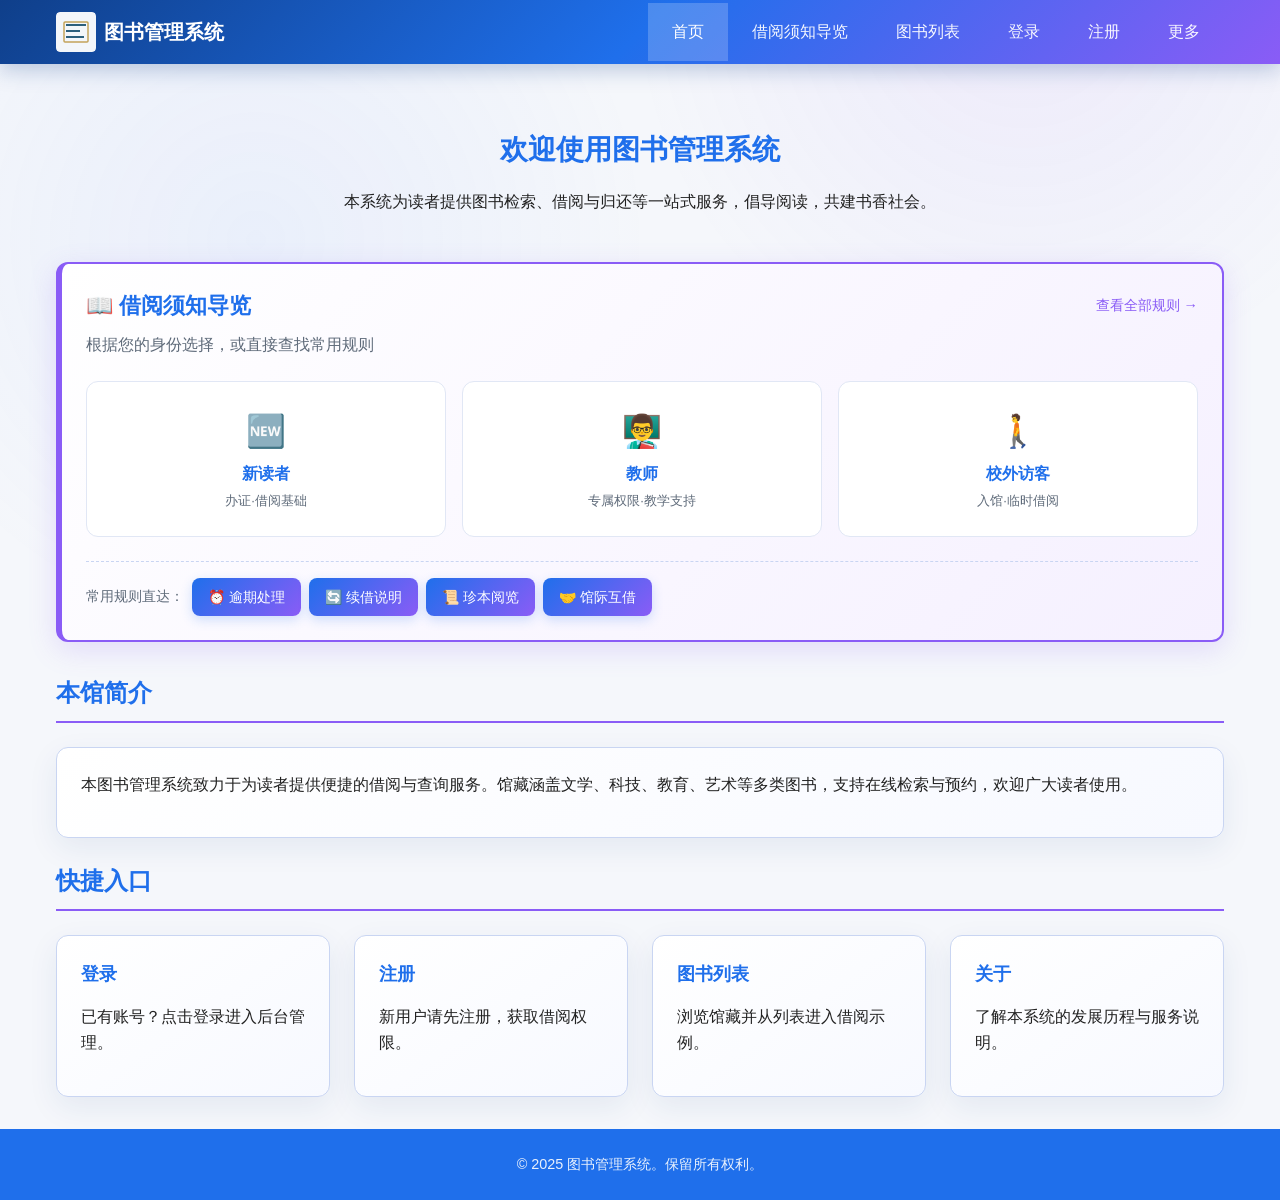
<file: frontend/index.html>
<!DOCTYPE html>
<html lang="zh-CN">
<head>
  <meta charset="UTF-8">
  <meta name="viewport" content="width=device-width, initial-scale=1.0">
  <title>首页 - 图书管理系统</title>
  <link rel="stylesheet" href="css/style.css?v=20260301">
</head>
<body>
  <div class="page-wrap">
    <header class="site-header">
      <div class="container">
        <div class="site-logo">
          <img src="images/logo.svg" alt="Logo">
          <h1 class="site-title"><a href="index.html">图书管理系统</a></h1>
        </div>
        <nav>
          <ul class="nav-list">
            <li><a href="index.html" class="current">首页</a></li>
            <li><a href="borrow-guide.html">借阅须知导览</a></li>
            <li><a href="list.html">图书列表</a></li>
            <li><a href="login.html">登录</a></li>
            <li><a href="register.html">注册</a></li>
            <li>
              <span class="nav-drop-trigger">更多</span>
              <div class="nav-drop">
                <a href="borrow.html">借阅说明</a>
                <a href="about.html">关于</a>
                <a href="contact.html">联系</a>
              </div>
            </li>
          </ul>
        </nav>

      </div>
    </header>

    <main class="main">
      <section class="hero-section">
        <h1>欢迎使用图书管理系统</h1>
        <p>本系统为读者提供图书检索、借阅与归还等一站式服务，倡导阅读，共建书香社会。</p>
      </section>

      <section class="home-guide-section">
        <div class="card home-guide-card">
          <div class="home-guide-header">
            <h2 class="section-title" style="border:none;margin:0;padding:0;">📖 借阅须知导览</h2>
            <a href="borrow-guide.html" class="home-guide-more">查看全部规则 →</a>
          </div>
          <p class="home-guide-desc">根据您的身份选择，或直接查找常用规则</p>
          <div class="home-guide-user">
            <a href="borrow-guide.html#new-reader" class="home-guide-user-card">
              <span class="home-guide-user-icon">🆕</span>
              <span class="home-guide-user-title">新读者</span>
              <span class="home-guide-user-sub">办证·借阅基础</span>
            </a>
            <a href="borrow-guide.html#teacher" class="home-guide-user-card">
              <span class="home-guide-user-icon">👨‍🏫</span>
              <span class="home-guide-user-title">教师</span>
              <span class="home-guide-user-sub">专属权限·教学支持</span>
            </a>
            <a href="borrow-guide.html#visitor" class="home-guide-user-card">
              <span class="home-guide-user-icon">🚶</span>
              <span class="home-guide-user-title">校外访客</span>
              <span class="home-guide-user-sub">入馆·临时借阅</span>
            </a>
          </div>
          <div class="home-guide-quick">
            <span class="home-guide-quick-label">常用规则直达：</span>
            <a href="borrow-guide.html#overdue" class="home-guide-quick-link">⏰ 逾期处理</a>
            <a href="borrow-guide.html#renew" class="home-guide-quick-link">🔄 续借说明</a>
            <a href="borrow-guide.html#rare-books" class="home-guide-quick-link">📜 珍本阅览</a>
            <a href="borrow-guide.html#interlib" class="home-guide-quick-link">🤝 馆际互借</a>
          </div>
        </div>
      </section>

      <section>
        <h2 class="section-title">本馆简介</h2>
        <div class="card">
          <p>本图书管理系统致力于为读者提供便捷的借阅与查询服务。馆藏涵盖文学、科技、教育、艺术等多类图书，支持在线检索与预约，欢迎广大读者使用。</p>
        </div>
      </section>

      <section>
        <h2 class="section-title">快捷入口</h2>
        <div class="quick-links">
          <a href="login.html">
            <div class="card">
              <h3 class="card-title">登录</h3>
              <p>已有账号？点击登录进入后台管理。</p>
            </div>
          </a>
          <a href="register.html">
            <div class="card">
              <h3 class="card-title">注册</h3>
              <p>新用户请先注册，获取借阅权限。</p>
            </div>
          </a>
          <a href="list.html">
            <div class="card">
              <h3 class="card-title">图书列表</h3>
              <p>浏览馆藏并从列表进入借阅示例。</p>
            </div>
          </a>
          <a href="about.html">
            <div class="card">
              <h3 class="card-title">关于</h3>
              <p>了解本系统的发展历程与服务说明。</p>
            </div>
          </a>
        </div>
      </section>
    </main>

    <footer class="site-footer">
      <div class="container">
        <p>&copy; 2025 图书管理系统。保留所有权利。</p>
      </div>
    </footer>
  </div>

</body>
</html>
</file>
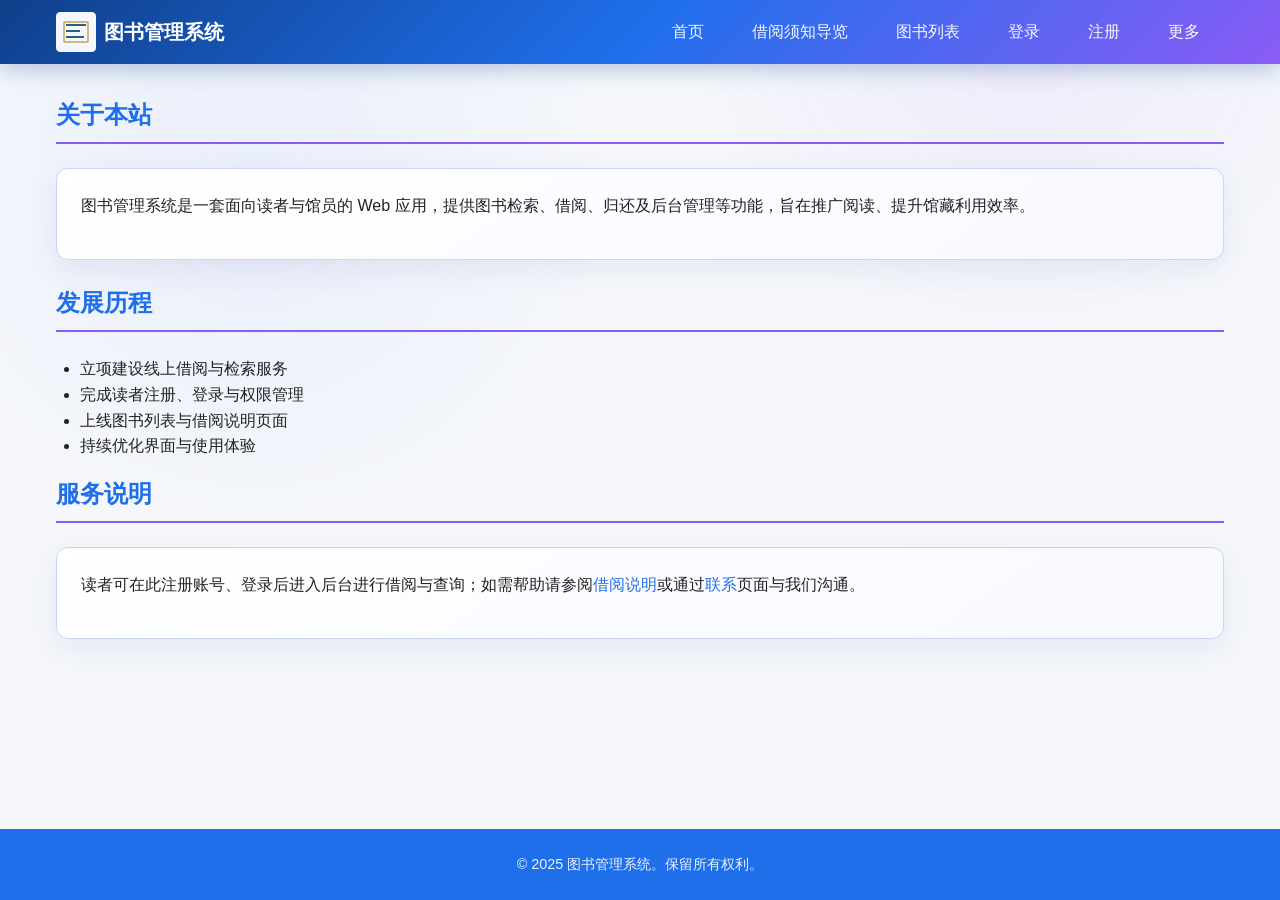
<file: frontend/about.html>
<!DOCTYPE html>
<html lang="zh-CN">
<head>
  <meta charset="UTF-8">
  <meta name="viewport" content="width=device-width, initial-scale=1.0">
  <title>关于 - 图书管理系统</title>
  <link rel="stylesheet" href="css/style.css?v=20260301">
</head>
<body>
  <div class="page-wrap">
    <header class="site-header">
      <div class="container">
        <div class="site-logo">
          <img src="images/logo.svg" alt="Logo">
          <h1 class="site-title"><a href="index.html">图书管理系统</a></h1>
        </div>
        <nav>
          <ul class="nav-list">
            <li><a href="index.html">首页</a></li>
            <li><a href="borrow-guide.html">借阅须知导览</a></li>
            <li><a href="list.html">图书列表</a></li>
            <li><a href="login.html">登录</a></li>
            <li><a href="register.html">注册</a></li>
            <li>
              <span class="nav-drop-trigger">更多</span>
              <div class="nav-drop">
                <a href="borrow.html">借阅说明</a>
                <a href="about.html" class="current">关于</a>
                <a href="contact.html">联系</a>
              </div>
            </li>
          </ul>
        </nav>

      </div>
    </header>

    <main class="main">
      <section>
        <h2 class="section-title">关于本站</h2>
        <div class="card">
          <p>图书管理系统是一套面向读者与馆员的 Web 应用，提供图书检索、借阅、归还及后台管理等功能，旨在推广阅读、提升馆藏利用效率。</p>
        </div>
      </section>

      <section>
        <h2 class="section-title">发展历程</h2>
        <ul>
          <li>立项建设线上借阅与检索服务</li>
          <li>完成读者注册、登录与权限管理</li>
          <li>上线图书列表与借阅说明页面</li>
          <li>持续优化界面与使用体验</li>
        </ul>
      </section>

      <section>
        <h2 class="section-title">服务说明</h2>
        <div class="card">
          <p>读者可在此注册账号、登录后进入后台进行借阅与查询；如需帮助请参阅<a href="borrow.html">借阅说明</a>或通过<a href="contact.html">联系</a>页面与我们沟通。</p>
        </div>
      </section>
    </main>

    <footer class="site-footer">
      <div class="container">
        <p>&copy; 2025 图书管理系统。保留所有权利。</p>
      </div>
    </footer>
  </div>

</body>
</html>
</file>
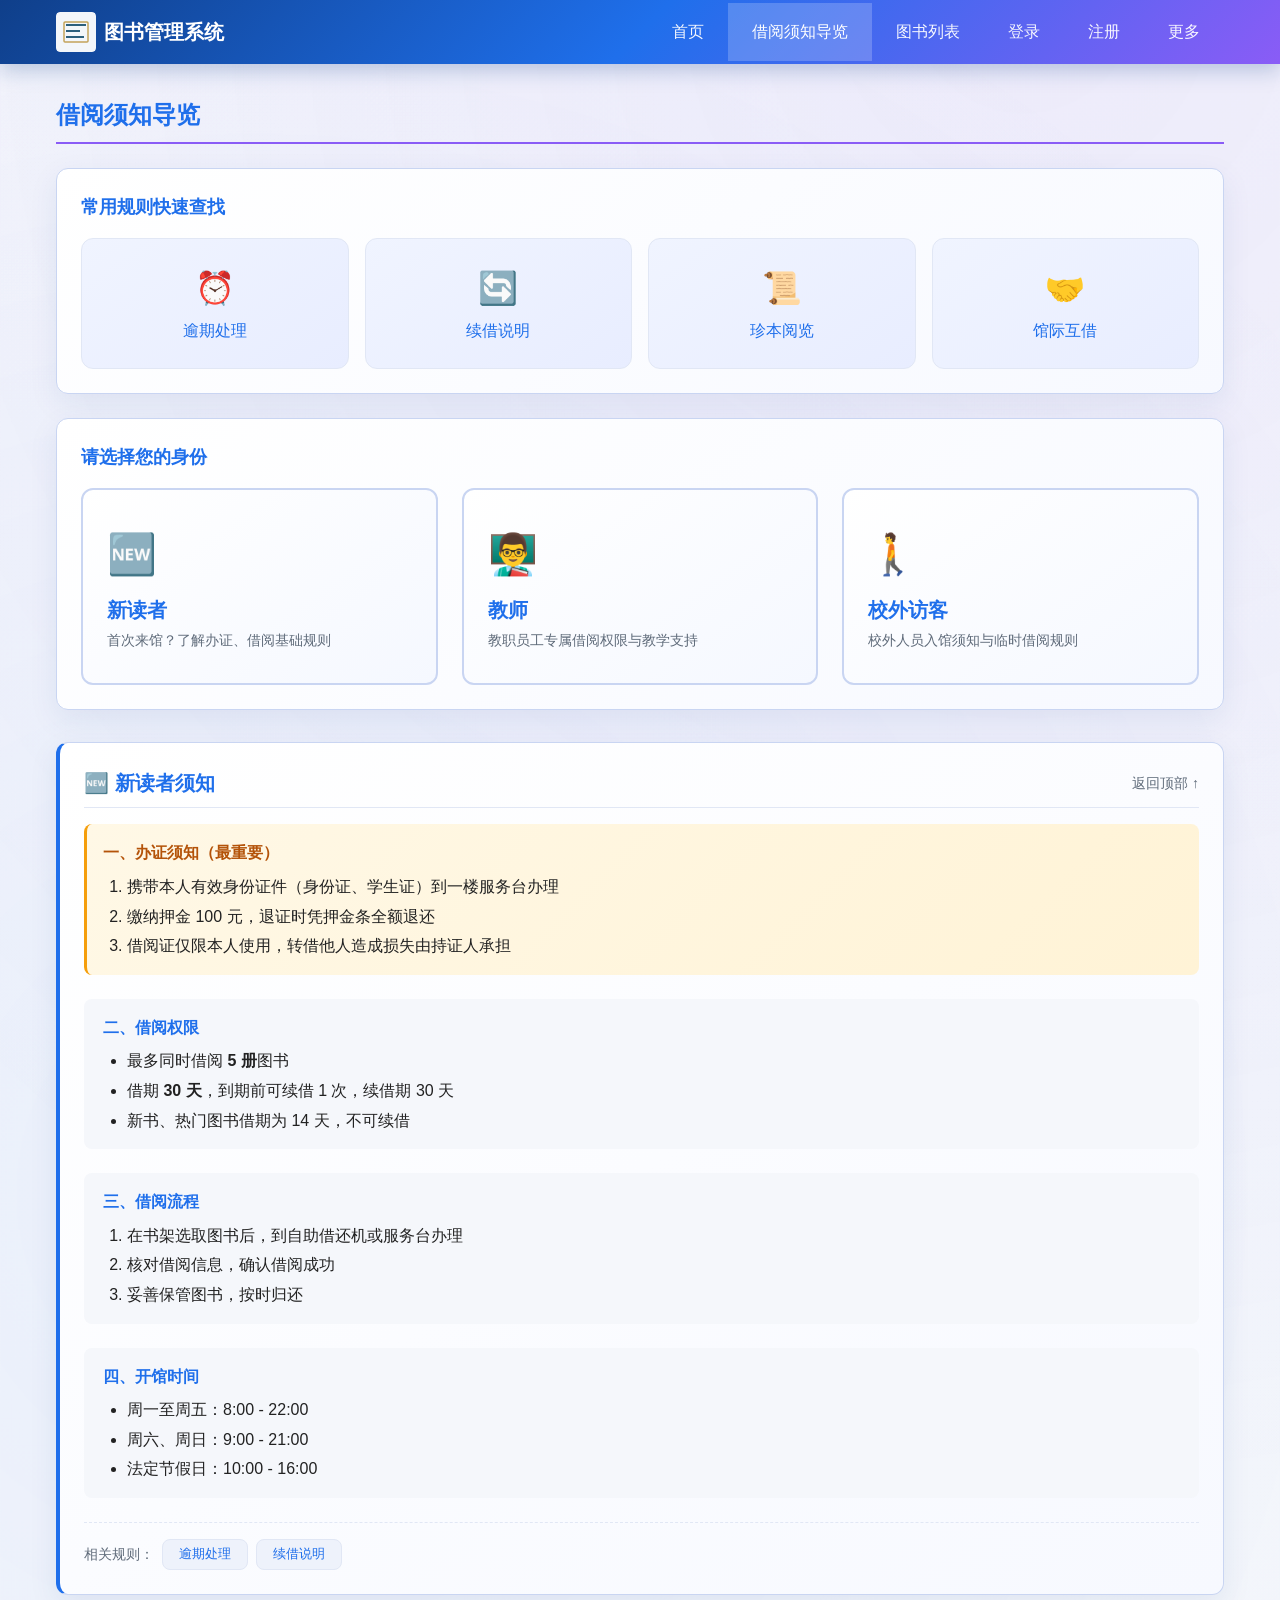
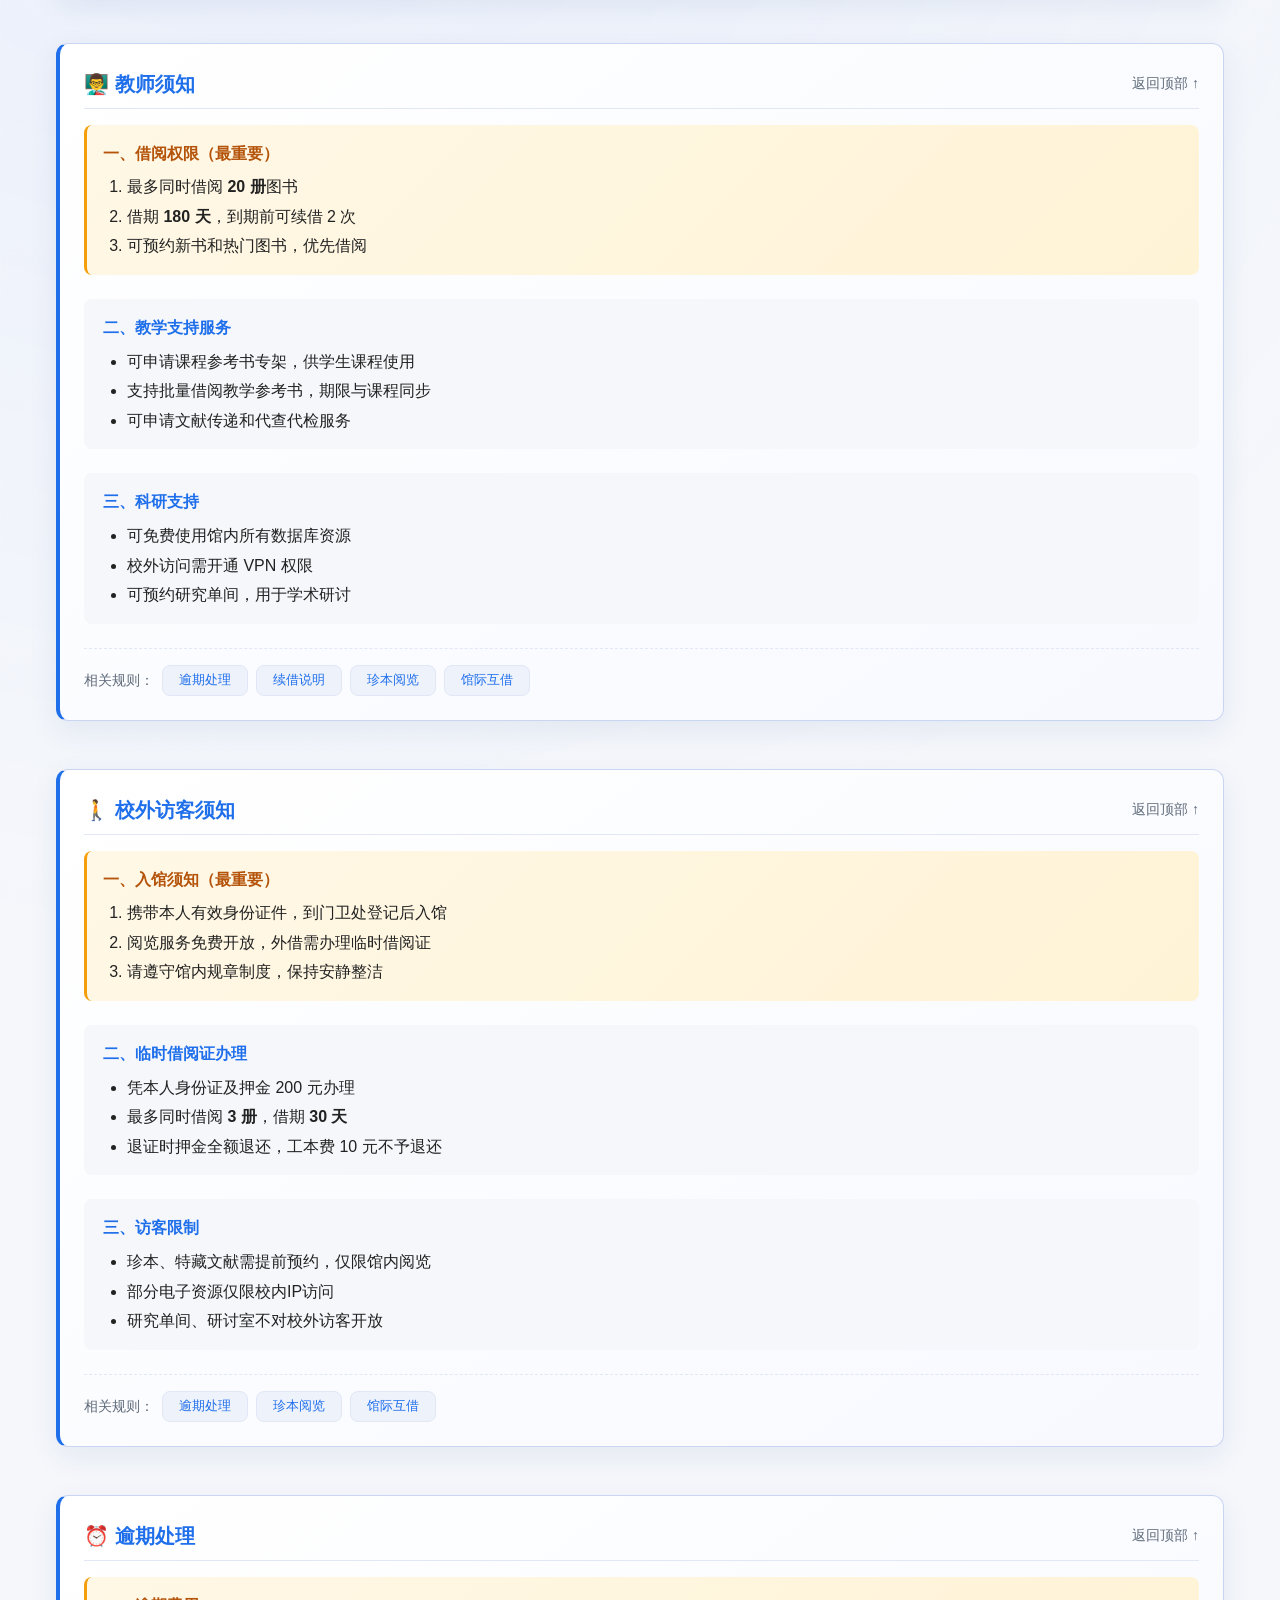
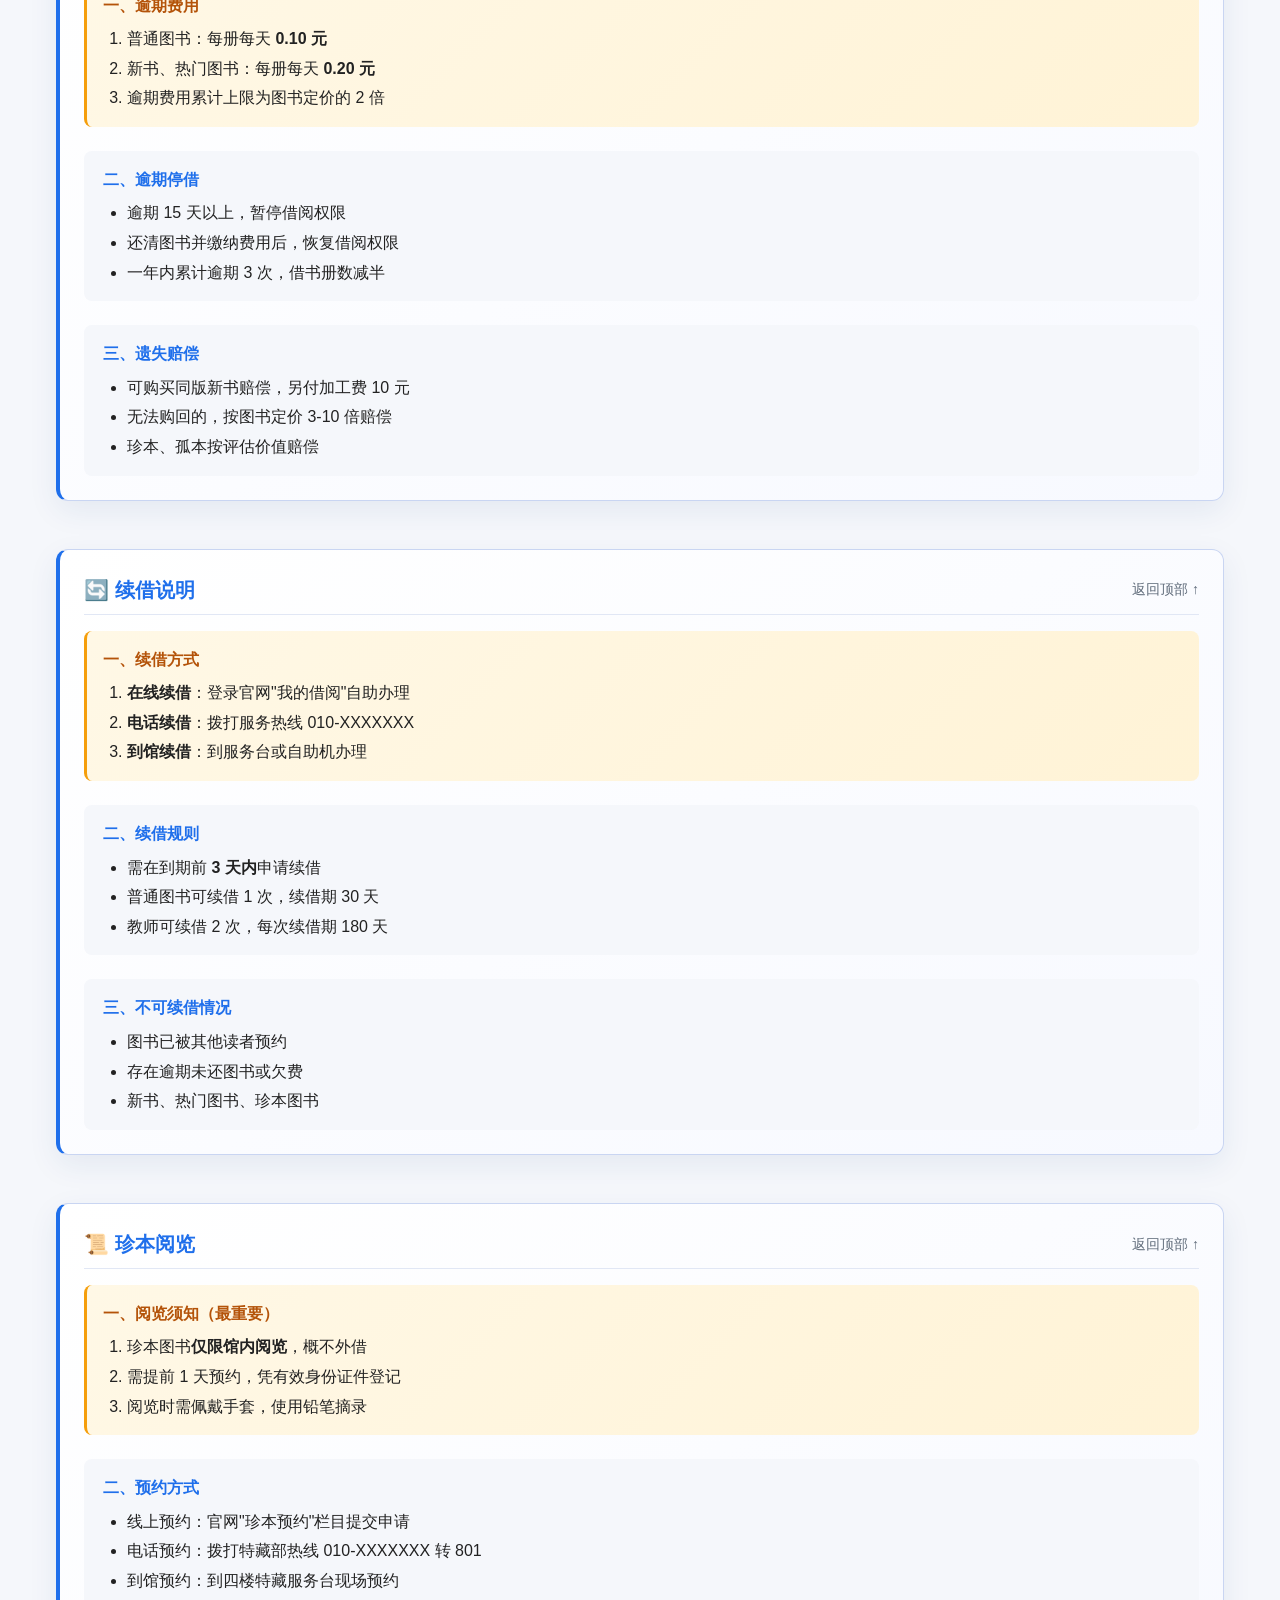
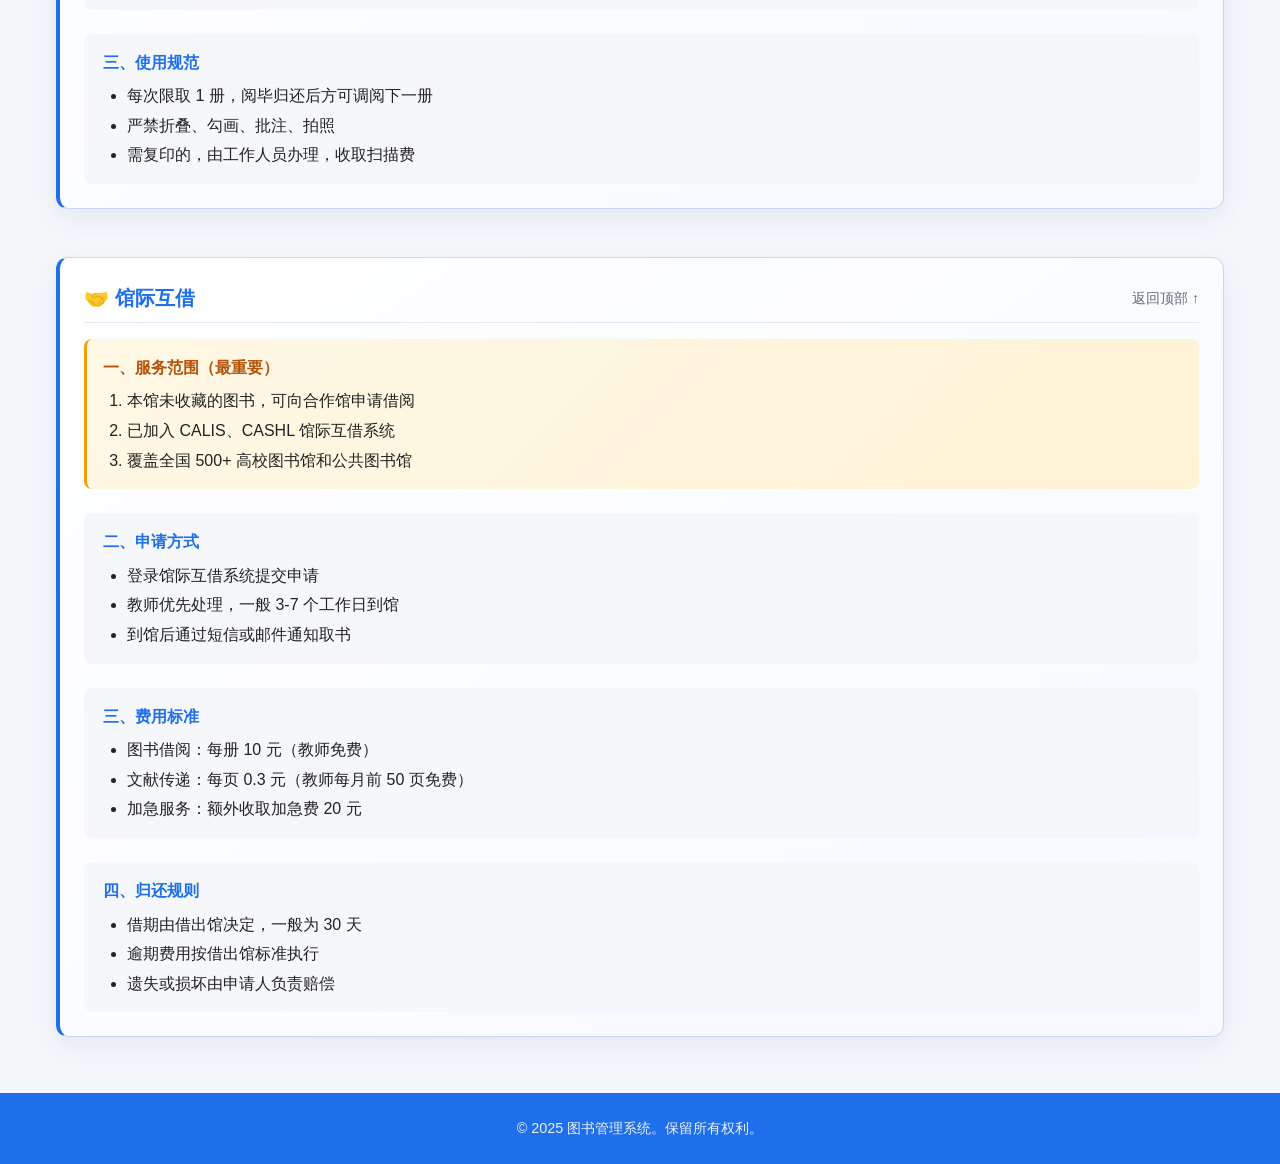
<file: frontend/borrow-guide.html>
<!DOCTYPE html>
<html lang="zh-CN">
<head>
  <meta charset="UTF-8">
  <meta name="viewport" content="width=device-width, initial-scale=1.0">
  <title>借阅须知导览 - 图书管理系统</title>
  <link rel="stylesheet" href="css/style.css?v=20260301">
</head>
<body>
  <div class="page-wrap">
    <header class="site-header">
      <div class="container">
        <div class="site-logo">
          <img src="images/logo.svg" alt="Logo">
          <h1 class="site-title"><a href="index.html">图书管理系统</a></h1>
        </div>
        <nav>
          <ul class="nav-list">
            <li><a href="index.html">首页</a></li>
            <li><a href="borrow-guide.html" class="current">借阅须知导览</a></li>
            <li><a href="list.html">图书列表</a></li>
            <li><a href="login.html">登录</a></li>
            <li><a href="register.html">注册</a></li>
            <li>
              <span class="nav-drop-trigger">更多</span>
              <div class="nav-drop">
                <a href="borrow.html">借阅说明</a>
                <a href="about.html">关于</a>
                <a href="contact.html">联系</a>
              </div>
            </li>
          </ul>
        </nav>
      </div>
    </header>

    <main class="main">
      <section>
        <h2 class="section-title">借阅须知导览</h2>

        <div class="guide-quick-nav card">
          <h3 class="card-title">常用规则快速查找</h3>
          <div class="quick-nav-grid">
            <a href="#overdue" class="quick-nav-item">
              <span class="quick-nav-icon">⏰</span>
              <span class="quick-nav-label">逾期处理</span>
            </a>
            <a href="#renew" class="quick-nav-item">
              <span class="quick-nav-icon">🔄</span>
              <span class="quick-nav-label">续借说明</span>
            </a>
            <a href="#rare-books" class="quick-nav-item">
              <span class="quick-nav-icon">📜</span>
              <span class="quick-nav-label">珍本阅览</span>
            </a>
            <a href="#interlib" class="quick-nav-item">
              <span class="quick-nav-icon">🤝</span>
              <span class="quick-nav-label">馆际互借</span>
            </a>
          </div>
        </div>

        <div class="guide-user-entry card">
          <h3 class="card-title">请选择您的身份</h3>
          <div class="user-entry-grid">
            <a href="#new-reader" class="user-entry-card">
              <div class="user-entry-icon">🆕</div>
              <div class="user-entry-title">新读者</div>
              <div class="user-entry-desc">首次来馆？了解办证、借阅基础规则</div>
            </a>
            <a href="#teacher" class="user-entry-card">
              <div class="user-entry-icon">👨‍🏫</div>
              <div class="user-entry-title">教师</div>
              <div class="user-entry-desc">教职员工专属借阅权限与教学支持</div>
            </a>
            <a href="#visitor" class="user-entry-card">
              <div class="user-entry-icon">🚶</div>
              <div class="user-entry-title">校外访客</div>
              <div class="user-entry-desc">校外人员入馆须知与临时借阅规则</div>
            </a>
          </div>
        </div>

        <div class="guide-content">

          <article id="new-reader" class="guide-section">
            <div class="card guide-card">
              <div class="guide-card-header">
                <h3 class="card-title">🆕 新读者须知</h3>
                <a href="#" class="guide-back">返回顶部 ↑</a>
              </div>
              <div class="guide-rule important">
                <h4>一、办证须知（最重要）</h4>
                <ol>
                  <li>携带本人有效身份证件（身份证、学生证）到一楼服务台办理</li>
                  <li>缴纳押金 100 元，退证时凭押金条全额退还</li>
                  <li>借阅证仅限本人使用，转借他人造成损失由持证人承担</li>
                </ol>
              </div>
              <div class="guide-rule">
                <h4>二、借阅权限</h4>
                <ul>
                  <li>最多同时借阅 <strong>5 册</strong>图书</li>
                  <li>借期 <strong>30 天</strong>，到期前可续借 1 次，续借期 30 天</li>
                  <li>新书、热门图书借期为 14 天，不可续借</li>
                </ul>
              </div>
              <div class="guide-rule">
                <h4>三、借阅流程</h4>
                <ol>
                  <li>在书架选取图书后，到自助借还机或服务台办理</li>
                  <li>核对借阅信息，确认借阅成功</li>
                  <li>妥善保管图书，按时归还</li>
                </ol>
              </div>
              <div class="guide-rule">
                <h4>四、开馆时间</h4>
                <ul>
                  <li>周一至周五：8:00 - 22:00</li>
                  <li>周六、周日：9:00 - 21:00</li>
                  <li>法定节假日：10:00 - 16:00</li>
                </ul>
              </div>
              <div class="guide-shortcuts">
                <span class="shortcut-label">相关规则：</span>
                <a href="#overdue" class="shortcut-link">逾期处理</a>
                <a href="#renew" class="shortcut-link">续借说明</a>
              </div>
            </div>
          </article>

          <article id="teacher" class="guide-section">
            <div class="card guide-card">
              <div class="guide-card-header">
                <h3 class="card-title">👨‍🏫 教师须知</h3>
                <a href="#" class="guide-back">返回顶部 ↑</a>
              </div>
              <div class="guide-rule important">
                <h4>一、借阅权限（最重要）</h4>
                <ol>
                  <li>最多同时借阅 <strong>20 册</strong>图书</li>
                  <li>借期 <strong>180 天</strong>，到期前可续借 2 次</li>
                  <li>可预约新书和热门图书，优先借阅</li>
                </ol>
              </div>
              <div class="guide-rule">
                <h4>二、教学支持服务</h4>
                <ul>
                  <li>可申请课程参考书专架，供学生课程使用</li>
                  <li>支持批量借阅教学参考书，期限与课程同步</li>
                  <li>可申请文献传递和代查代检服务</li>
                </ul>
              </div>
              <div class="guide-rule">
                <h4>三、科研支持</h4>
                <ul>
                  <li>可免费使用馆内所有数据库资源</li>
                  <li>校外访问需开通 VPN 权限</li>
                  <li>可预约研究单间，用于学术研讨</li>
                </ul>
              </div>
              <div class="guide-shortcuts">
                <span class="shortcut-label">相关规则：</span>
                <a href="#overdue" class="shortcut-link">逾期处理</a>
                <a href="#renew" class="shortcut-link">续借说明</a>
                <a href="#rare-books" class="shortcut-link">珍本阅览</a>
                <a href="#interlib" class="shortcut-link">馆际互借</a>
              </div>
            </div>
          </article>

          <article id="visitor" class="guide-section">
            <div class="card guide-card">
              <div class="guide-card-header">
                <h3 class="card-title">🚶 校外访客须知</h3>
                <a href="#" class="guide-back">返回顶部 ↑</a>
              </div>
              <div class="guide-rule important">
                <h4>一、入馆须知（最重要）</h4>
                <ol>
                  <li>携带本人有效身份证件，到门卫处登记后入馆</li>
                  <li>阅览服务免费开放，外借需办理临时借阅证</li>
                  <li>请遵守馆内规章制度，保持安静整洁</li>
                </ol>
              </div>
              <div class="guide-rule">
                <h4>二、临时借阅证办理</h4>
                <ul>
                  <li>凭本人身份证及押金 200 元办理</li>
                  <li>最多同时借阅 <strong>3 册</strong>，借期 <strong>30 天</strong></li>
                  <li>退证时押金全额退还，工本费 10 元不予退还</li>
                </ul>
              </div>
              <div class="guide-rule">
                <h4>三、访客限制</h4>
                <ul>
                  <li>珍本、特藏文献需提前预约，仅限馆内阅览</li>
                  <li>部分电子资源仅限校内IP访问</li>
                  <li>研究单间、研讨室不对校外访客开放</li>
                </ul>
              </div>
              <div class="guide-shortcuts">
                <span class="shortcut-label">相关规则：</span>
                <a href="#overdue" class="shortcut-link">逾期处理</a>
                <a href="#rare-books" class="shortcut-link">珍本阅览</a>
                <a href="#interlib" class="shortcut-link">馆际互借</a>
              </div>
            </div>
          </article>

          <article id="overdue" class="guide-section">
            <div class="card guide-card">
              <div class="guide-card-header">
                <h3 class="card-title">⏰ 逾期处理</h3>
                <a href="#" class="guide-back">返回顶部 ↑</a>
              </div>
              <div class="guide-rule important">
                <h4>一、逾期费用</h4>
                <ol>
                  <li>普通图书：每册每天 <strong>0.10 元</strong></li>
                  <li>新书、热门图书：每册每天 <strong>0.20 元</strong></li>
                  <li>逾期费用累计上限为图书定价的 2 倍</li>
                </ol>
              </div>
              <div class="guide-rule">
                <h4>二、逾期停借</h4>
                <ul>
                  <li>逾期 15 天以上，暂停借阅权限</li>
                  <li>还清图书并缴纳费用后，恢复借阅权限</li>
                  <li>一年内累计逾期 3 次，借书册数减半</li>
                </ul>
              </div>
              <div class="guide-rule">
                <h4>三、遗失赔偿</h4>
                <ul>
                  <li>可购买同版新书赔偿，另付加工费 10 元</li>
                  <li>无法购回的，按图书定价 3-10 倍赔偿</li>
                  <li>珍本、孤本按评估价值赔偿</li>
                </ul>
              </div>
            </div>
          </article>

          <article id="renew" class="guide-section">
            <div class="card guide-card">
              <div class="guide-card-header">
                <h3 class="card-title">🔄 续借说明</h3>
                <a href="#" class="guide-back">返回顶部 ↑</a>
              </div>
              <div class="guide-rule important">
                <h4>一、续借方式</h4>
                <ol>
                  <li><strong>在线续借</strong>：登录官网"我的借阅"自助办理</li>
                  <li><strong>电话续借</strong>：拨打服务热线 010-XXXXXXX</li>
                  <li><strong>到馆续借</strong>：到服务台或自助机办理</li>
                </ol>
              </div>
              <div class="guide-rule">
                <h4>二、续借规则</h4>
                <ul>
                  <li>需在到期前 <strong>3 天内</strong>申请续借</li>
                  <li>普通图书可续借 1 次，续借期 30 天</li>
                  <li>教师可续借 2 次，每次续借期 180 天</li>
                </ul>
              </div>
              <div class="guide-rule">
                <h4>三、不可续借情况</h4>
                <ul>
                  <li>图书已被其他读者预约</li>
                  <li>存在逾期未还图书或欠费</li>
                  <li>新书、热门图书、珍本图书</li>
                </ul>
              </div>
            </div>
          </article>

          <article id="rare-books" class="guide-section">
            <div class="card guide-card">
              <div class="guide-card-header">
                <h3 class="card-title">📜 珍本阅览</h3>
                <a href="#" class="guide-back">返回顶部 ↑</a>
              </div>
              <div class="guide-rule important">
                <h4>一、阅览须知（最重要）</h4>
                <ol>
                  <li>珍本图书<strong>仅限馆内阅览</strong>，概不外借</li>
                  <li>需提前 1 天预约，凭有效身份证件登记</li>
                  <li>阅览时需佩戴手套，使用铅笔摘录</li>
                </ol>
              </div>
              <div class="guide-rule">
                <h4>二、预约方式</h4>
                <ul>
                  <li>线上预约：官网"珍本预约"栏目提交申请</li>
                  <li>电话预约：拨打特藏部热线 010-XXXXXXX 转 801</li>
                  <li>到馆预约：到四楼特藏服务台现场预约</li>
                </ul>
              </div>
              <div class="guide-rule">
                <h4>三、使用规范</h4>
                <ul>
                  <li>每次限取 1 册，阅毕归还后方可调阅下一册</li>
                  <li>严禁折叠、勾画、批注、拍照</li>
                  <li>需复印的，由工作人员办理，收取扫描费</li>
                </ul>
              </div>
            </div>
          </article>

          <article id="interlib" class="guide-section">
            <div class="card guide-card">
              <div class="guide-card-header">
                <h3 class="card-title">🤝 馆际互借</h3>
                <a href="#" class="guide-back">返回顶部 ↑</a>
              </div>
              <div class="guide-rule important">
                <h4>一、服务范围（最重要）</h4>
                <ol>
                  <li>本馆未收藏的图书，可向合作馆申请借阅</li>
                  <li>已加入 CALIS、CASHL 馆际互借系统</li>
                  <li>覆盖全国 500+ 高校图书馆和公共图书馆</li>
                </ol>
              </div>
              <div class="guide-rule">
                <h4>二、申请方式</h4>
                <ul>
                  <li>登录馆际互借系统提交申请</li>
                  <li>教师优先处理，一般 3-7 个工作日到馆</li>
                  <li>到馆后通过短信或邮件通知取书</li>
                </ul>
              </div>
              <div class="guide-rule">
                <h4>三、费用标准</h4>
                <ul>
                  <li>图书借阅：每册 10 元（教师免费）</li>
                  <li>文献传递：每页 0.3 元（教师每月前 50 页免费）</li>
                  <li>加急服务：额外收取加急费 20 元</li>
                </ul>
              </div>
              <div class="guide-rule">
                <h4>四、归还规则</h4>
                <ul>
                  <li>借期由借出馆决定，一般为 30 天</li>
                  <li>逾期费用按借出馆标准执行</li>
                  <li>遗失或损坏由申请人负责赔偿</li>
                </ul>
              </div>
            </div>
          </article>

        </div>
      </section>
    </main>

    <footer class="site-footer">
      <div class="container">
        <p>&copy; 2025 图书管理系统。保留所有权利。</p>
      </div>
    </footer>
  </div>
</body>
</html>
</file>
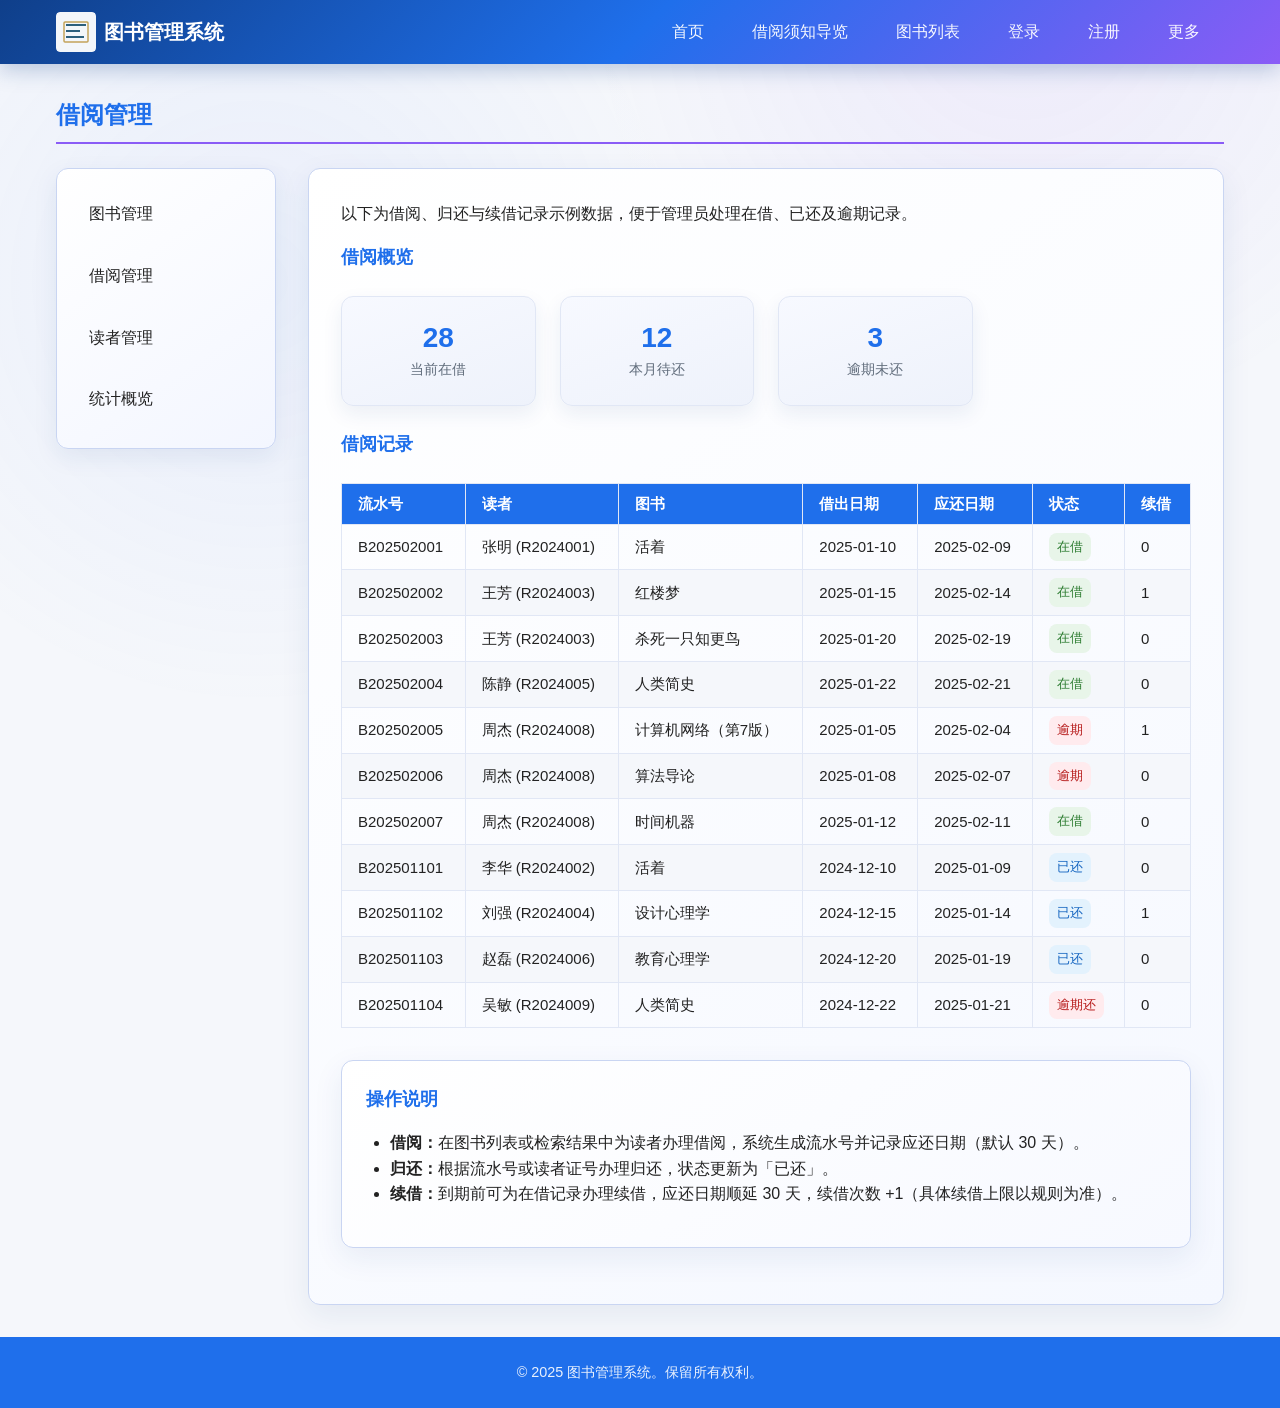
<file: frontend/borrow-manage.html>
<!DOCTYPE html>
<html lang="zh-CN">
<head>
  <meta charset="UTF-8">
  <meta name="viewport" content="width=device-width, initial-scale=1.0">
  <title>借阅管理 - 图书管理系统</title>
  <link rel="stylesheet" href="css/style.css?v=20260301">
</head>
<body>
  <div class="page-wrap">
    <header class="site-header">
      <div class="container">
        <div class="site-logo">
          <img src="images/logo.svg" alt="Logo">
          <h1 class="site-title"><a href="index.html">图书管理系统</a></h1>
        </div>
        <nav>
          <ul class="nav-list">
            <li><a href="index.html">首页</a></li>
            <li><a href="borrow-guide.html">借阅须知导览</a></li>
            <li><a href="list.html">图书列表</a></li>
            <li><a href="login.html">登录</a></li>
            <li><a href="register.html">注册</a></li>
            <li>
              <span class="nav-drop-trigger">更多</span>
              <div class="nav-drop">
                <a href="borrow.html">借阅说明</a>
                <a href="about.html">关于</a>
                <a href="contact.html">联系</a>
              </div>
            </li>
          </ul>
        </nav>
      </div>
    </header>

    <main class="main">
      <h2 class="section-title">借阅管理</h2>
      <div class="dashboard">
        <aside class="dashboard-nav">
          <a href="list.html">图书管理</a>
          <a href="borrow-manage.html">借阅管理</a>
          <a href="readers.html">读者管理</a>
          <a href="stats.html">统计概览</a>
        </aside>
        <div class="dashboard-content">
          <p>以下为借阅、归还与续借记录示例数据，便于管理员处理在借、已还及逾期记录。</p>

          <h3 class="card-title">借阅概览</h3>
          <div class="stats-grid">
            <div class="stats-card">
              <span class="stats-value">28</span>
              <span class="stats-label">当前在借</span>
            </div>
            <div class="stats-card">
              <span class="stats-value">12</span>
              <span class="stats-label">本月待还</span>
            </div>
            <div class="stats-card">
              <span class="stats-value">3</span>
              <span class="stats-label">逾期未还</span>
            </div>
          </div>

          <h3 class="card-title">借阅记录</h3>
          <div class="table-wrap">
            <table class="data-table">
              <thead>
                <tr>
                  <th>流水号</th>
                  <th>读者</th>
                  <th>图书</th>
                  <th>借出日期</th>
                  <th>应还日期</th>
                  <th>状态</th>
                  <th>续借</th>
                </tr>
              </thead>
              <tbody>
                <tr>
                  <td>B202502001</td>
                  <td>张明 (R2024001)</td>
                  <td>活着</td>
                  <td>2025-01-10</td>
                  <td>2025-02-09</td>
                  <td><span class="badge badge-ok">在借</span></td>
                  <td>0</td>
                </tr>
                <tr>
                  <td>B202502002</td>
                  <td>王芳 (R2024003)</td>
                  <td>红楼梦</td>
                  <td>2025-01-15</td>
                  <td>2025-02-14</td>
                  <td><span class="badge badge-ok">在借</span></td>
                  <td>1</td>
                </tr>
                <tr>
                  <td>B202502003</td>
                  <td>王芳 (R2024003)</td>
                  <td>杀死一只知更鸟</td>
                  <td>2025-01-20</td>
                  <td>2025-02-19</td>
                  <td><span class="badge badge-ok">在借</span></td>
                  <td>0</td>
                </tr>
                <tr>
                  <td>B202502004</td>
                  <td>陈静 (R2024005)</td>
                  <td>人类简史</td>
                  <td>2025-01-22</td>
                  <td>2025-02-21</td>
                  <td><span class="badge badge-ok">在借</span></td>
                  <td>0</td>
                </tr>
                <tr>
                  <td>B202502005</td>
                  <td>周杰 (R2024008)</td>
                  <td>计算机网络（第7版）</td>
                  <td>2025-01-05</td>
                  <td>2025-02-04</td>
                  <td><span class="badge badge-overdue">逾期</span></td>
                  <td>1</td>
                </tr>
                <tr>
                  <td>B202502006</td>
                  <td>周杰 (R2024008)</td>
                  <td>算法导论</td>
                  <td>2025-01-08</td>
                  <td>2025-02-07</td>
                  <td><span class="badge badge-overdue">逾期</span></td>
                  <td>0</td>
                </tr>
                <tr>
                  <td>B202502007</td>
                  <td>周杰 (R2024008)</td>
                  <td>时间机器</td>
                  <td>2025-01-12</td>
                  <td>2025-02-11</td>
                  <td><span class="badge badge-ok">在借</span></td>
                  <td>0</td>
                </tr>
                <tr>
                  <td>B202501101</td>
                  <td>李华 (R2024002)</td>
                  <td>活着</td>
                  <td>2024-12-10</td>
                  <td>2025-01-09</td>
                  <td><span class="badge badge-done">已还</span></td>
                  <td>0</td>
                </tr>
                <tr>
                  <td>B202501102</td>
                  <td>刘强 (R2024004)</td>
                  <td>设计心理学</td>
                  <td>2024-12-15</td>
                  <td>2025-01-14</td>
                  <td><span class="badge badge-done">已还</span></td>
                  <td>1</td>
                </tr>
                <tr>
                  <td>B202501103</td>
                  <td>赵磊 (R2024006)</td>
                  <td>教育心理学</td>
                  <td>2024-12-20</td>
                  <td>2025-01-19</td>
                  <td><span class="badge badge-done">已还</span></td>
                  <td>0</td>
                </tr>
                <tr>
                  <td>B202501104</td>
                  <td>吴敏 (R2024009)</td>
                  <td>人类简史</td>
                  <td>2024-12-22</td>
                  <td>2025-01-21</td>
                  <td><span class="badge badge-overdue">逾期还</span></td>
                  <td>0</td>
                </tr>
              </tbody>
            </table>
          </div>

          <div class="card" style="margin-top: var(--space-xl);">
            <h3 class="card-title">操作说明</h3>
            <ul>
              <li><strong>借阅：</strong>在图书列表或检索结果中为读者办理借阅，系统生成流水号并记录应还日期（默认 30 天）。</li>
              <li><strong>归还：</strong>根据流水号或读者证号办理归还，状态更新为「已还」。</li>
              <li><strong>续借：</strong>到期前可为在借记录办理续借，应还日期顺延 30 天，续借次数 +1（具体续借上限以规则为准）。</li>
            </ul>
          </div>
        </div>
      </div>
    </main>

    <footer class="site-footer">
      <div class="container">
        <p>&copy; 2025 图书管理系统。保留所有权利。</p>
      </div>
    </footer>
  </div>
</body>
</html>
</file>
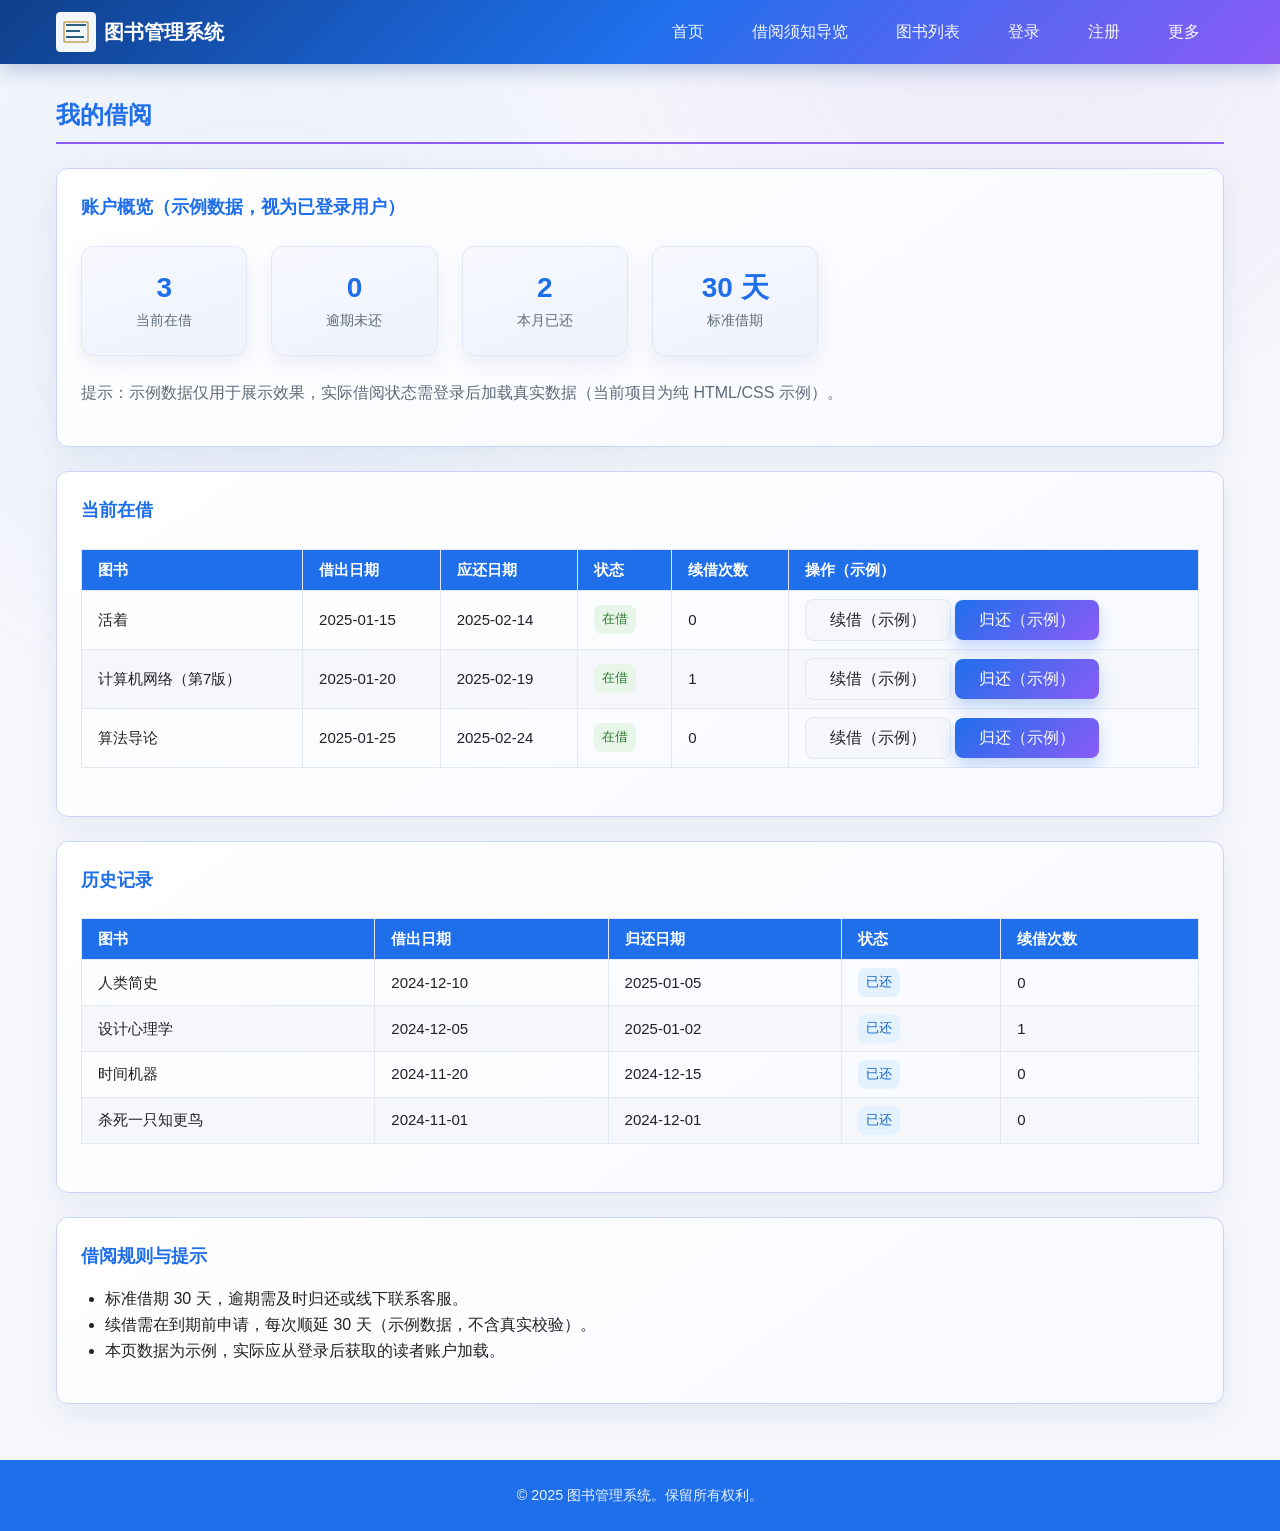
<file: frontend/borrow-user.html>
<!DOCTYPE html>
<html lang="zh-CN">
<head>
  <meta charset="UTF-8">
  <meta name="viewport" content="width=device-width, initial-scale=1.0">
  <title>我的借阅 - 图书管理系统</title>
  <link rel="stylesheet" href="css/style.css?v=20260301">
</head>
<body>
  <div class="page-wrap">
    <header class="site-header">
      <div class="container">
        <div class="site-logo">
          <img src="images/logo.svg" alt="Logo">
          <h1 class="site-title"><a href="index.html">图书管理系统</a></h1>
        </div>
        <nav>
          <ul class="nav-list">
            <li><a href="index.html">首页</a></li>
            <li><a href="borrow-guide.html">借阅须知导览</a></li>
            <li><a href="list.html">图书列表</a></li>
            <li><a href="login.html">登录</a></li>
            <li><a href="register.html">注册</a></li>
            <li>
              <span class="nav-drop-trigger">更多</span>
              <div class="nav-drop">
                <a href="borrow.html">借阅说明</a>
                <a href="about.html">关于</a>
                <a href="contact.html">联系</a>
              </div>
            </li>
          </ul>
        </nav>
      </div>
    </header>

    <main class="main">
      <h2 class="section-title">我的借阅</h2>

      <section class="card" id="current">
        <h3 class="card-title">账户概览（示例数据，视为已登录用户）</h3>
        <div class="stats-grid">
          <div class="stats-card">
            <span class="stats-value">3</span>
            <span class="stats-label">当前在借</span>
          </div>
          <div class="stats-card">
            <span class="stats-value">0</span>
            <span class="stats-label">逾期未还</span>
          </div>
          <div class="stats-card">
            <span class="stats-value">2</span>
            <span class="stats-label">本月已还</span>
          </div>
          <div class="stats-card">
            <span class="stats-value">30 天</span>
            <span class="stats-label">标准借期</span>
          </div>
        </div>
        <p style="margin-top: var(--space-md); color: var(--color-text-muted);">提示：示例数据仅用于展示效果，实际借阅状态需登录后加载真实数据（当前项目为纯 HTML/CSS 示例）。</p>
      </section>

      <section class="card">
        <h3 class="card-title">当前在借</h3>
        <div class="table-wrap">
          <table class="data-table">
            <thead>
              <tr>
                <th>图书</th>
                <th>借出日期</th>
                <th>应还日期</th>
                <th>状态</th>
                <th>续借次数</th>
                <th>操作（示例）</th>
              </tr>
            </thead>
            <tbody>
              <tr>
                <td>活着</td>
                <td>2025-01-15</td>
                <td>2025-02-14</td>
                <td><span class="badge badge-ok">在借</span></td>
                <td>0</td>
                <td class="action-cell">
                  <input type="checkbox" id="action-row-1" class="action-toggle">
                  <label for="action-row-1" class="btn btn-secondary">续借（示例）</label>
                  <label for="action-row-1" class="btn btn-primary">归还（示例）</label>
                  <span class="action-tip">仅为示例操作，真实系统中会提交续借/归还请求。</span>
                </td>
              </tr>
              <tr>
                <td>计算机网络（第7版）</td>
                <td>2025-01-20</td>
                <td>2025-02-19</td>
                <td><span class="badge badge-ok">在借</span></td>
                <td>1</td>
                <td class="action-cell">
                  <input type="checkbox" id="action-row-2" class="action-toggle">
                  <label for="action-row-2" class="btn btn-secondary">续借（示例）</label>
                  <label for="action-row-2" class="btn btn-primary">归还（示例）</label>
                  <span class="action-tip">仅为示例操作，真实系统中会提交续借/归还请求。</span>
                </td>
              </tr>
              <tr>
                <td>算法导论</td>
                <td>2025-01-25</td>
                <td>2025-02-24</td>
                <td><span class="badge badge-ok">在借</span></td>
                <td>0</td>
                <td class="action-cell">
                  <input type="checkbox" id="action-row-3" class="action-toggle">
                  <label for="action-row-3" class="btn btn-secondary">续借（示例）</label>
                  <label for="action-row-3" class="btn btn-primary">归还（示例）</label>
                  <span class="action-tip">仅为示例操作，真实系统中会提交续借/归还请求。</span>
                </td>
              </tr>
            </tbody>
          </table>
        </div>
      </section>

      <section class="card">
        <h3 class="card-title">历史记录</h3>
        <div class="table-wrap">
          <table class="data-table">
            <thead>
              <tr>
                <th>图书</th>
                <th>借出日期</th>
                <th>归还日期</th>
                <th>状态</th>
                <th>续借次数</th>
              </tr>
            </thead>
            <tbody>
              <tr>
                <td>人类简史</td>
                <td>2024-12-10</td>
                <td>2025-01-05</td>
                <td><span class="badge badge-done">已还</span></td>
                <td>0</td>
              </tr>
              <tr>
                <td>设计心理学</td>
                <td>2024-12-05</td>
                <td>2025-01-02</td>
                <td><span class="badge badge-done">已还</span></td>
                <td>1</td>
              </tr>
              <tr>
                <td>时间机器</td>
                <td>2024-11-20</td>
                <td>2024-12-15</td>
                <td><span class="badge badge-done">已还</span></td>
                <td>0</td>
              </tr>
              <tr>
                <td>杀死一只知更鸟</td>
                <td>2024-11-01</td>
                <td>2024-12-01</td>
                <td><span class="badge badge-done">已还</span></td>
                <td>0</td>
              </tr>
            </tbody>
          </table>
        </div>
      </section>

      <section class="card">
        <h3 class="card-title">借阅规则与提示</h3>
        <ul>
          <li>标准借期 30 天，逾期需及时归还或线下联系客服。</li>
          <li>续借需在到期前申请，每次顺延 30 天（示例数据，不含真实校验）。</li>
          <li>本页数据为示例，实际应从登录后获取的读者账户加载。</li>
        </ul>
      </section>
    </main>

    <footer class="site-footer">
      <div class="container">
        <p>&copy; 2025 图书管理系统。保留所有权利。</p>
      </div>
    </footer>
  </div>
</body>
</html>
</file>
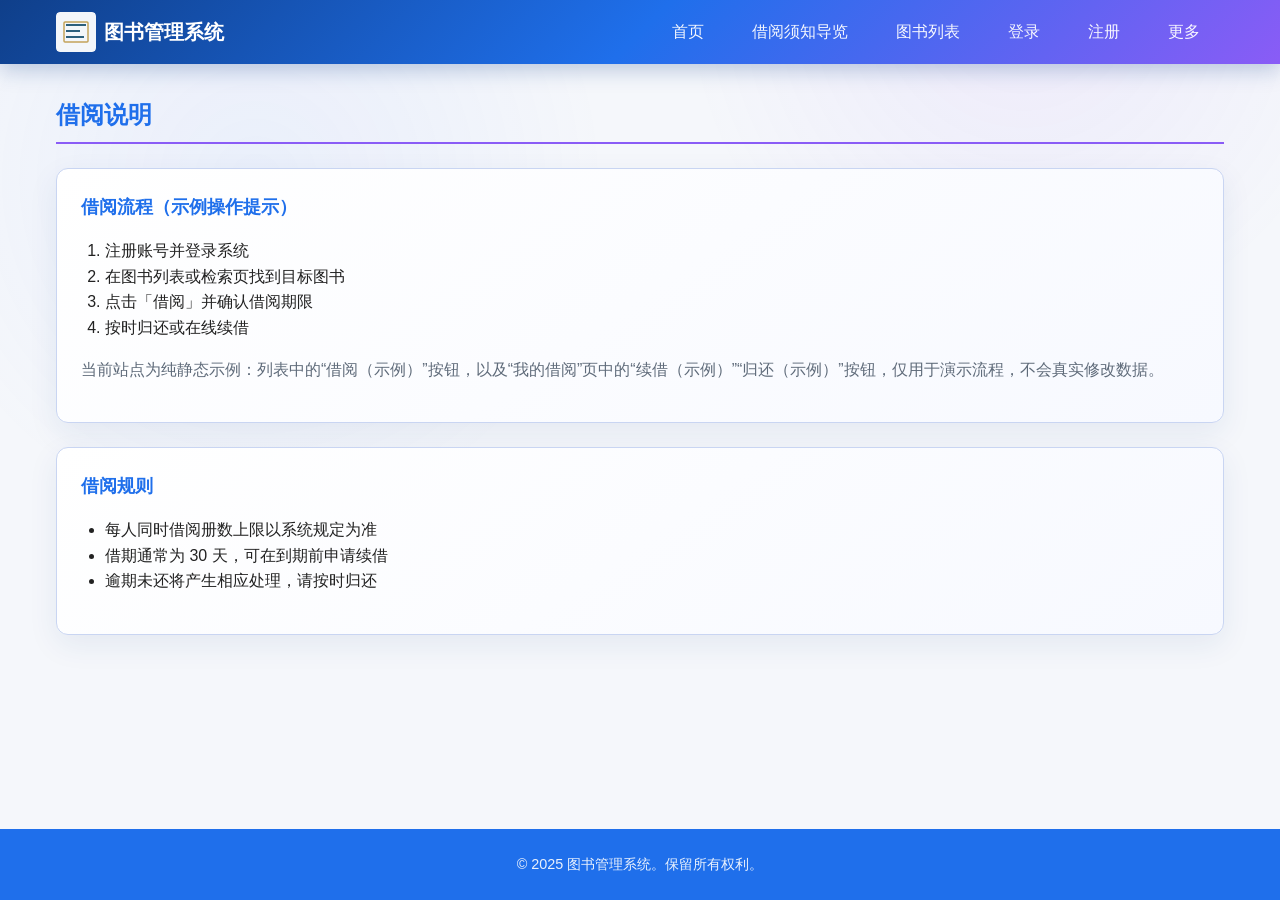
<file: frontend/borrow.html>
<!DOCTYPE html>
<html lang="zh-CN">
<head>
  <meta charset="UTF-8">
  <meta name="viewport" content="width=device-width, initial-scale=1.0">
  <title>借阅说明 - 图书管理系统</title>
  <link rel="stylesheet" href="css/style.css?v=20260301">
</head>
<body>
  <div class="page-wrap">
    <header class="site-header">
      <div class="container">
        <div class="site-logo">
          <img src="images/logo.svg" alt="Logo">
          <h1 class="site-title"><a href="index.html">图书管理系统</a></h1>
        </div>
        <nav>
          <ul class="nav-list">
            <li><a href="index.html">首页</a></li>
            <li><a href="borrow-guide.html">借阅须知导览</a></li>
            <li><a href="list.html">图书列表</a></li>
            <li><a href="login.html">登录</a></li>
            <li><a href="register.html">注册</a></li>
            <li>
              <span class="nav-drop-trigger">更多</span>
              <div class="nav-drop">
                <a href="borrow.html" class="current">借阅说明</a>
                <a href="about.html">关于</a>
                <a href="contact.html">联系</a>
              </div>
            </li>
          </ul>
        </nav>


      </div>
    </header>

    <main class="main">
      <section>
        <h2 class="section-title">借阅说明</h2>
        <div class="card" id="actions-tip">
          <h3 class="card-title">借阅流程（示例操作提示）</h3>
          <ol>
            <li>注册账号并登录系统</li>
            <li>在图书列表或检索页找到目标图书</li>
            <li>点击「借阅」并确认借阅期限</li>
            <li>按时归还或在线续借</li>
          </ol>
        <p style="color: var(--color-text-muted); margin-top: var(--space-sm);">当前站点为纯静态示例：列表中的“借阅（示例）”按钮，以及“我的借阅”页中的“续借（示例）”“归还（示例）”按钮，仅用于演示流程，不会真实修改数据。</p>
        </div>
        <div class="card">
          <h3 class="card-title">借阅规则</h3>
          <ul>
            <li>每人同时借阅册数上限以系统规定为准</li>
            <li>借期通常为 30 天，可在到期前申请续借</li>
            <li>逾期未还将产生相应处理，请按时归还</li>
          </ul>
        </div>
      </section>
    </main>

    <footer class="site-footer">
      <div class="container">
        <p>&copy; 2025 图书管理系统。保留所有权利。</p>
      </div>
    </footer>
  </div>

</body>
</html>
</file>
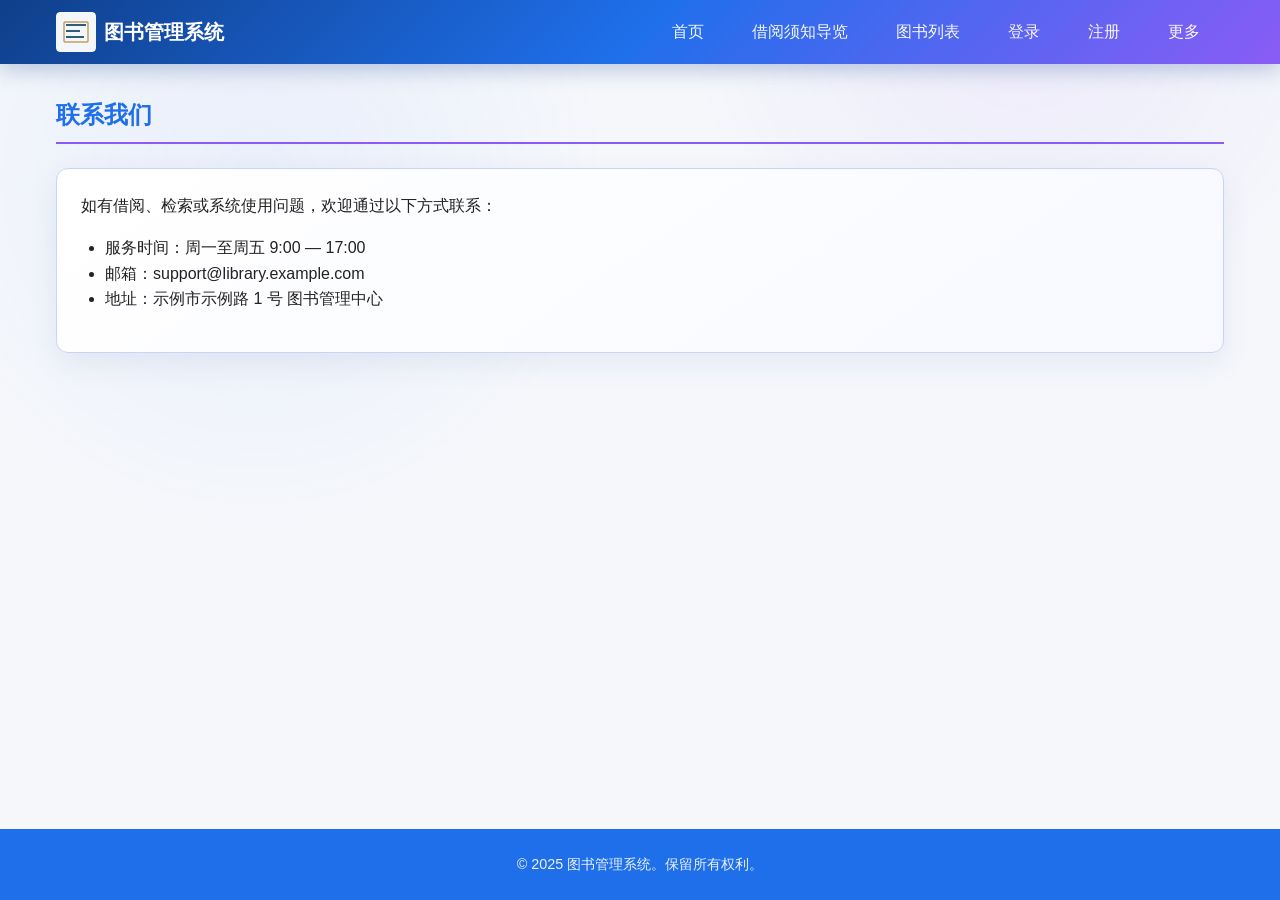
<file: frontend/contact.html>
<!DOCTYPE html>
<html lang="zh-CN">
<head>
  <meta charset="UTF-8">
  <meta name="viewport" content="width=device-width, initial-scale=1.0">
  <title>联系 - 图书管理系统</title>
  <link rel="stylesheet" href="css/style.css?v=20260301">
</head>
<body>
  <div class="page-wrap">
    <header class="site-header">
      <div class="container">
        <div class="site-logo">
          <img src="images/logo.svg" alt="Logo">
          <h1 class="site-title"><a href="index.html">图书管理系统</a></h1>
        </div>
        <nav>
          <ul class="nav-list">
            <li><a href="index.html">首页</a></li>
            <li><a href="borrow-guide.html">借阅须知导览</a></li>
            <li><a href="list.html">图书列表</a></li>
            <li><a href="login.html">登录</a></li>
            <li><a href="register.html">注册</a></li>
            <li>
              <span class="nav-drop-trigger">更多</span>
              <div class="nav-drop">
                <a href="borrow.html">借阅说明</a>
                <a href="about.html">关于</a>
                <a href="contact.html" class="current">联系</a>
              </div>
            </li>
          </ul>
        </nav>


      </div>
    </header>

    <main class="main">
      <section>
        <h2 class="section-title">联系我们</h2>
        <div class="card">
          <p>如有借阅、检索或系统使用问题，欢迎通过以下方式联系：</p>
          <ul>
            <li>服务时间：周一至周五 9:00 — 17:00</li>
            <li>邮箱：support@library.example.com</li>
            <li>地址：示例市示例路 1 号 图书管理中心</li>
          </ul>
        </div>
      </section>
    </main>

    <footer class="site-footer">
      <div class="container">
        <p>&copy; 2025 图书管理系统。保留所有权利。</p>
      </div>
    </footer>
  </div>

</body>
</html>
</file>
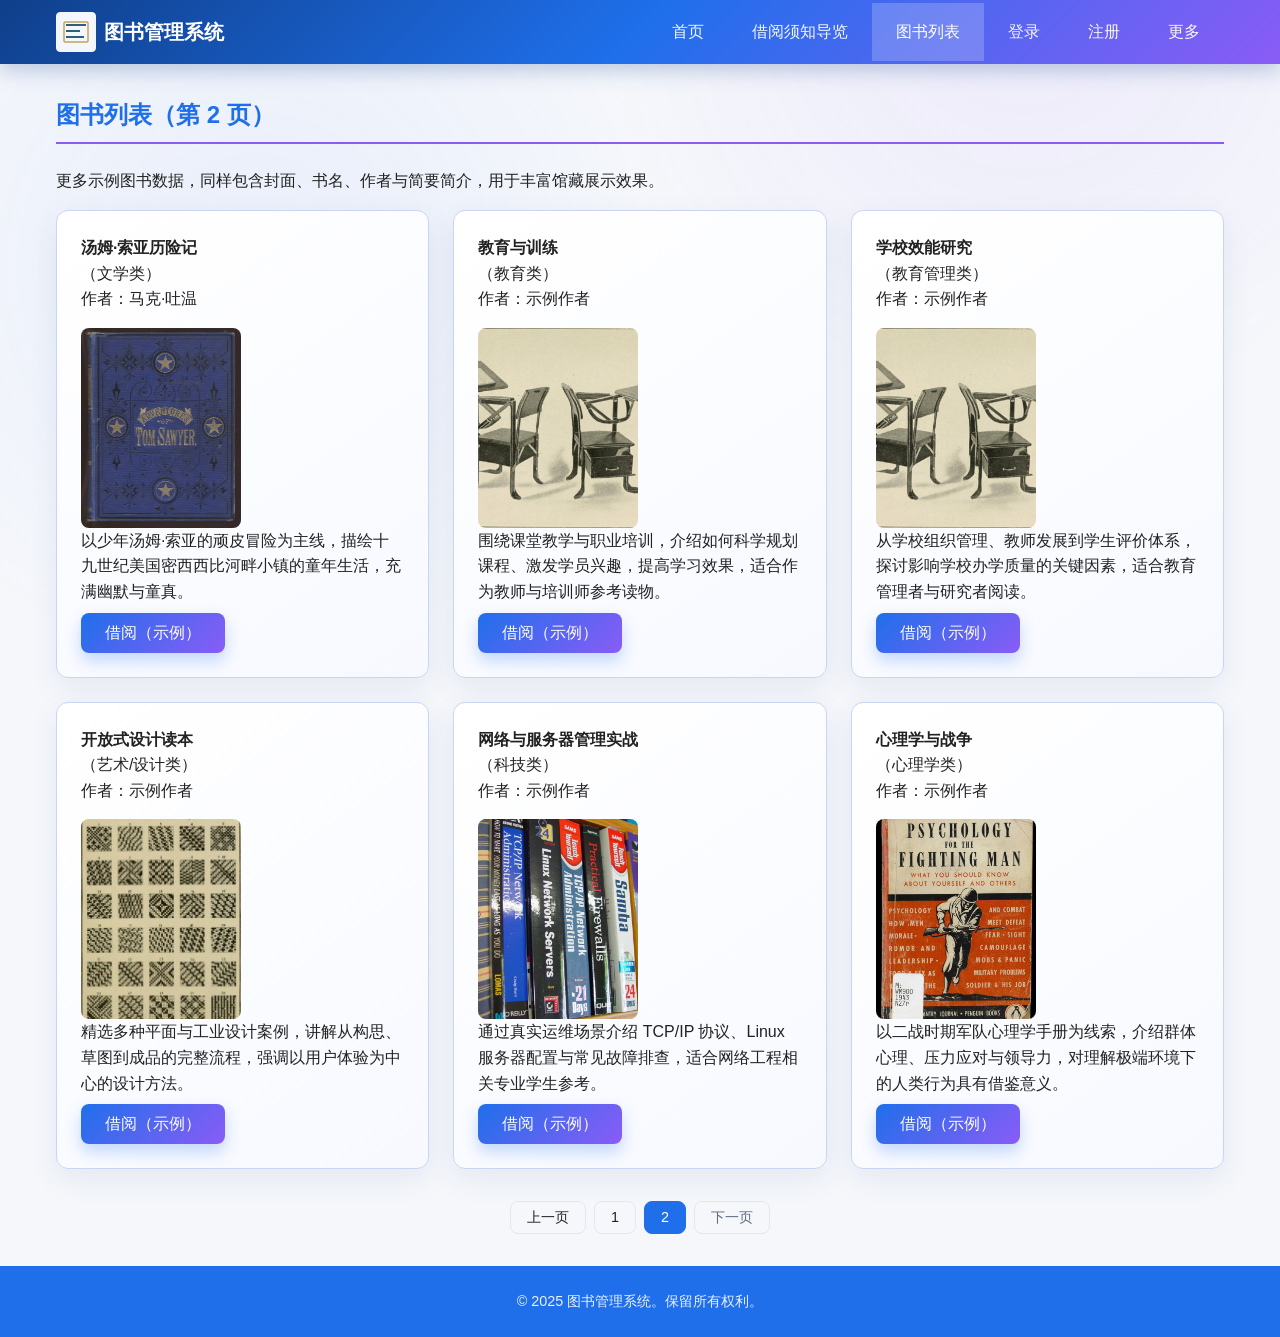
<file: frontend/list-page2.html>
<!DOCTYPE html>
<html lang="zh-CN">
<head>
  <meta charset="UTF-8">
  <meta name="viewport" content="width=device-width, initial-scale=1.0">
  <title>图书列表 - 第 2 页 - 图书管理系统</title>
  <link rel="stylesheet" href="css/style.css?v=20260301">
</head>
<body>
  <div class="page-wrap">
    <header class="site-header">
      <div class="container">
        <div class="site-logo">
          <img src="images/logo.svg" alt="Logo">
          <h1 class="site-title"><a href="index.html">图书管理系统</a></h1>
        </div>
        <nav>
          <ul class="nav-list">
            <li><a href="index.html">首页</a></li>
            <li><a href="borrow-guide.html">借阅须知导览</a></li>
            <li><a href="list.html" class="current">图书列表</a></li>
            <li><a href="login.html">登录</a></li>
            <li><a href="register.html">注册</a></li>
            <li>
              <span class="nav-drop-trigger">更多</span>
              <div class="nav-drop">
                <a href="borrow.html">借阅说明</a>
                <a href="about.html">关于</a>
                <a href="contact.html">联系</a>
              </div>
            </li>
          </ul>
        </nav>
      </div>
    </header>

    <main class="main">
      <section>
        <h2 class="section-title">图书列表（第 2 页）</h2>
        <p>更多示例图书数据，同样包含封面、书名、作者与简要简介，用于丰富馆藏展示效果。</p>
        <ul class="content-list">
          <li>
            <div class="card">
              <strong>汤姆·索亚历险记</strong>（文学类）<br>
              作者：马克·吐温<br>
              <img src="images/book-huozhe.jpg" alt="汤姆·索亚历险记 封面">
              <p>以少年汤姆·索亚的顽皮冒险为主线，描绘十九世纪美国密西西比河畔小镇的童年生活，充满幽默与童真。</p>
              <div class="card-actions">
                <a class="btn btn-primary" href="borrow-user.html#current">借阅（示例）</a>
              </div>
            </div>
          </li>
          <li>
            <div class="card">
              <strong>教育与训练</strong>（教育类）<br>
              作者：示例作者<br>
              <img src="images/book-edu-psychology.jpg" alt="教育与训练 封面">
              <p>围绕课堂教学与职业培训，介绍如何科学规划课程、激发学员兴趣，提高学习效果，适合作为教师与培训师参考读物。</p>
              <div class="card-actions">
                <a class="btn btn-primary" href="borrow-user.html#current">借阅（示例）</a>
              </div>
            </div>
          </li>
          <li>
            <div class="card">
              <strong>学校效能研究</strong>（教育管理类）<br>
              作者：示例作者<br>
              <img src="images/book-edu-psychology.jpg" alt="学校效能研究 封面">
              <p>从学校组织管理、教师发展到学生评价体系，探讨影响学校办学质量的关键因素，适合教育管理者与研究者阅读。</p>
              <div class="card-actions">
                <a class="btn btn-primary" href="borrow-user.html#current">借阅（示例）</a>
              </div>
            </div>
          </li>
          <li>
            <div class="card">
              <strong>开放式设计读本</strong>（艺术/设计类）<br>
              作者：示例作者<br>
              <img src="images/book-design.jpg" alt="开放式设计读本 封面">
              <p>精选多种平面与工业设计案例，讲解从构思、草图到成品的完整流程，强调以用户体验为中心的设计方法。</p>
              <div class="card-actions">
                <a class="btn btn-primary" href="borrow-user.html#current">借阅（示例）</a>
              </div>
            </div>
          </li>
          <li>
            <div class="card">
              <strong>网络与服务器管理实战</strong>（科技类）<br>
              作者：示例作者<br>
              <img src="images/book-network.jpg" alt="网络与服务器管理实战 封面">
              <p>通过真实运维场景介绍 TCP/IP 协议、Linux 服务器配置与常见故障排查，适合网络工程相关专业学生参考。</p>
              <div class="card-actions">
                <a class="btn btn-primary" href="borrow-user.html#current">借阅（示例）</a>
              </div>
            </div>
          </li>
          <li>
            <div class="card">
              <strong>心理学与战争</strong>（心理学类）<br>
              作者：示例作者<br>
              <img src="images/book-psychology-life.jpg" alt="心理学与战争 封面">
              <p>以二战时期军队心理学手册为线索，介绍群体心理、压力应对与领导力，对理解极端环境下的人类行为具有借鉴意义。</p>
              <div class="card-actions">
                <a class="btn btn-primary" href="borrow-user.html#current">借阅（示例）</a>
              </div>
            </div>
          </li>
        </ul>
        <nav class="pagination">
          <a class="page-link" href="list.html">上一页</a>
          <a class="page-link" href="list.html">1</a>
          <span class="page-link current">2</span>
          <span class="page-link disabled">下一页</span>
        </nav>
      </section>
    </main>

    <footer class="site-footer">
      <div class="container">
        <p>&copy; 2025 图书管理系统。保留所有权利。</p>
      </div>
    </footer>
  </div>
</body>
</html>
</file>
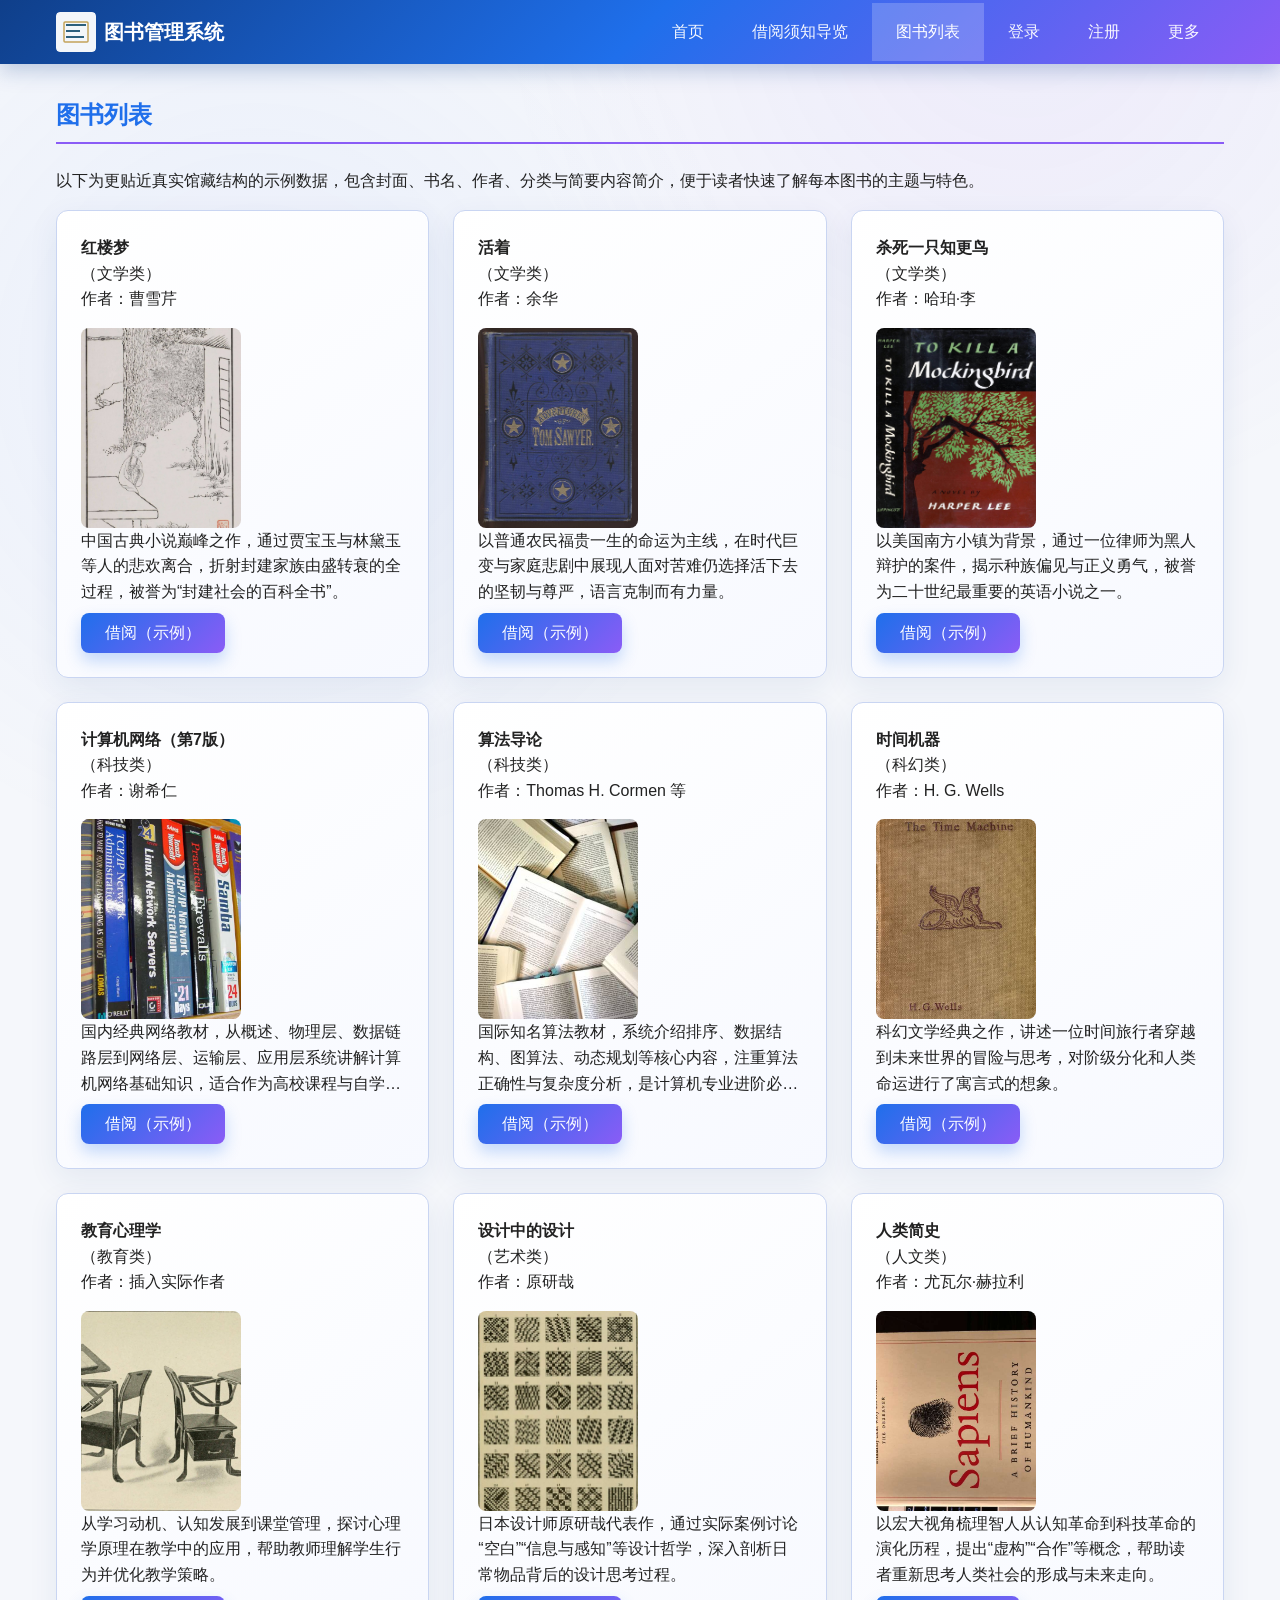
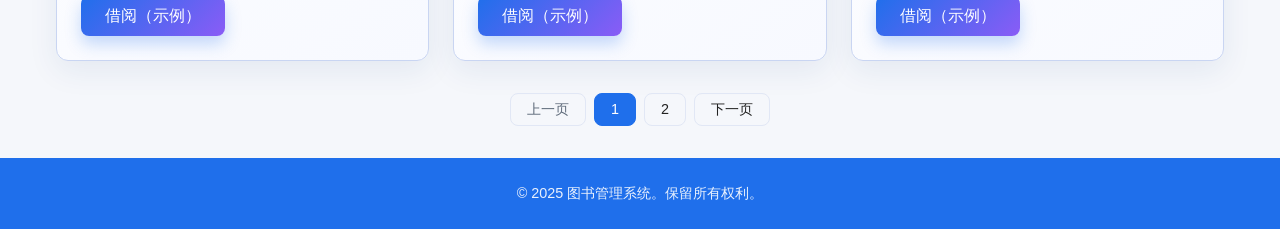
<file: frontend/list.html>
<!DOCTYPE html>
<html lang="zh-CN">
<head>
  <meta charset="UTF-8">
  <meta name="viewport" content="width=device-width, initial-scale=1.0">
  <title>图书列表 - 图书管理系统</title>
  <link rel="stylesheet" href="css/style.css?v=20260301">
</head>
<body>
  <div class="page-wrap">
    <header class="site-header">
      <div class="container">
        <div class="site-logo">
          <img src="images/logo.svg" alt="Logo">
          <h1 class="site-title"><a href="index.html">图书管理系统</a></h1>
        </div>
        <nav>
          <ul class="nav-list">
            <li><a href="index.html">首页</a></li>
            <li><a href="borrow-guide.html">借阅须知导览</a></li>
            <li><a href="list.html" class="current">图书列表</a></li>
            <li><a href="login.html">登录</a></li>
            <li><a href="register.html">注册</a></li>
            <li>
              <span class="nav-drop-trigger">更多</span>
              <div class="nav-drop">
                <a href="borrow.html">借阅说明</a>
                <a href="about.html">关于</a>
                <a href="contact.html">联系</a>
              </div>
            </li>
          </ul>
        </nav>


      </div>
    </header>

    <main class="main">
      <section>
        <h2 class="section-title">图书列表</h2>
        <p>以下为更贴近真实馆藏结构的示例数据，包含封面、书名、作者、分类与简要内容简介，便于读者快速了解每本图书的主题与特色。</p>
        <ul class="content-list">
          <li>
            <div class="card">
              <strong>红楼梦</strong>（文学类）<br>
              作者：曹雪芹<br>
              <img src="images/book-hongloumeng.jpg" alt="红楼梦 封面">
              <p>中国古典小说巅峰之作，通过贾宝玉与林黛玉等人的悲欢离合，折射封建家族由盛转衰的全过程，被誉为“封建社会的百科全书”。</p>
              <div class="card-actions">
                <a class="btn btn-primary" href="borrow-user.html#current">借阅（示例）</a>
              </div>
            </div>
          </li>
          <li>
            <div class="card">
              <strong>活着</strong>（文学类）<br>
              作者：余华<br>
              <img src="images/book-huozhe.jpg" alt="活着 封面">
              <p>以普通农民福贵一生的命运为主线，在时代巨变与家庭悲剧中展现人面对苦难仍选择活下去的坚韧与尊严，语言克制而有力量。</p>
              <div class="card-actions">
                <a class="btn btn-primary" href="borrow-user.html#current">借阅（示例）</a>
              </div>
            </div>
          </li>
          <li>
            <div class="card">
              <strong>杀死一只知更鸟</strong>（文学类）<br>
              作者：哈珀·李<br>
              <img src="images/book-mockingbird.jpg" alt="杀死一只知更鸟 封面">
              <p>以美国南方小镇为背景，通过一位律师为黑人辩护的案件，揭示种族偏见与正义勇气，被誉为二十世纪最重要的英语小说之一。</p>
              <div class="card-actions">
                <a class="btn btn-primary" href="borrow-user.html#current">借阅（示例）</a>
              </div>
            </div>
          </li>
          <li>
            <div class="card">
              <strong>计算机网络（第7版）</strong>（科技类）<br>
              作者：谢希仁<br>
              <img src="images/book-network.jpg" alt="计算机网络 封面">
              <p>国内经典网络教材，从概述、物理层、数据链路层到网络层、运输层、应用层系统讲解计算机网络基础知识，适合作为高校课程与自学参考。</p>
              <div class="card-actions">
                <a class="btn btn-primary" href="borrow-user.html#current">借阅（示例）</a>
              </div>
            </div>
          </li>
          <li>
            <div class="card">
              <strong>算法导论</strong>（科技类）<br>
              作者：Thomas H. Cormen 等<br>
              <img src="images/book-algorithms.jpg" alt="算法导论 封面">
              <p>国际知名算法教材，系统介绍排序、数据结构、图算法、动态规划等核心内容，注重算法正确性与复杂度分析，是计算机专业进阶必读书目之一。</p>
              <div class="card-actions">
                <a class="btn btn-primary" href="borrow-user.html#current">借阅（示例）</a>
              </div>
            </div>
          </li>
          <li>
            <div class="card">
              <strong>时间机器</strong>（科幻类）<br>
              作者：H. G. Wells<br>
              <img src="images/book-time-machine.jpg" alt="时间机器 封面">
              <p>科幻文学经典之作，讲述一位时间旅行者穿越到未来世界的冒险与思考，对阶级分化和人类命运进行了寓言式的想象。</p>
              <div class="card-actions">
                <a class="btn btn-primary" href="borrow-user.html#current">借阅（示例）</a>
              </div>
            </div>
          </li>
          <li>
            <div class="card">
              <strong>教育心理学</strong>（教育类）<br>
              作者：插入实际作者<br>
              <img src="images/book-edu-psychology.jpg" alt="教育心理学 封面">
              <p>从学习动机、认知发展到课堂管理，探讨心理学原理在教学中的应用，帮助教师理解学生行为并优化教学策略。</p>
              <div class="card-actions">
                <a class="btn btn-primary" href="borrow-user.html#current">借阅（示例）</a>
              </div>
            </div>
          </li>
          <li>
            <div class="card">
              <strong>设计中的设计</strong>（艺术类）<br>
              作者：原研哉<br>
              <img src="images/book-design.jpg" alt="设计中的设计 封面">
              <p>日本设计师原研哉代表作，通过实际案例讨论“空白”“信息与感知”等设计哲学，深入剖析日常物品背后的设计思考过程。</p>
              <div class="card-actions">
                <a class="btn btn-primary" href="borrow-user.html#current">借阅（示例）</a>
              </div>
            </div>
          </li>
          <li>
            <div class="card">
              <strong>人类简史</strong>（人文类）<br>
              作者：尤瓦尔·赫拉利<br>
              <img src="images/book-sapiens.jpg" alt="人类简史 封面">
              <p>以宏大视角梳理智人从认知革命到科技革命的演化历程，提出“虚构”“合作”等概念，帮助读者重新思考人类社会的形成与未来走向。</p>
              <div class="card-actions">
                <a class="btn btn-primary" href="borrow-user.html#current">借阅（示例）</a>
              </div>
            </div>
          </li>
        </ul>
        <nav class="pagination">
          <span class="page-link disabled">上一页</span>
          <span class="page-link current">1</span>
          <a class="page-link" href="list-page2.html">2</a>
          <a class="page-link" href="list-page2.html">下一页</a>
        </nav>
      </section>
    </main>

    <footer class="site-footer">
      <div class="container">
        <p>&copy; 2025 图书管理系统。保留所有权利。</p>
      </div>
    </footer>
  </div>

</body>
</html>
</file>
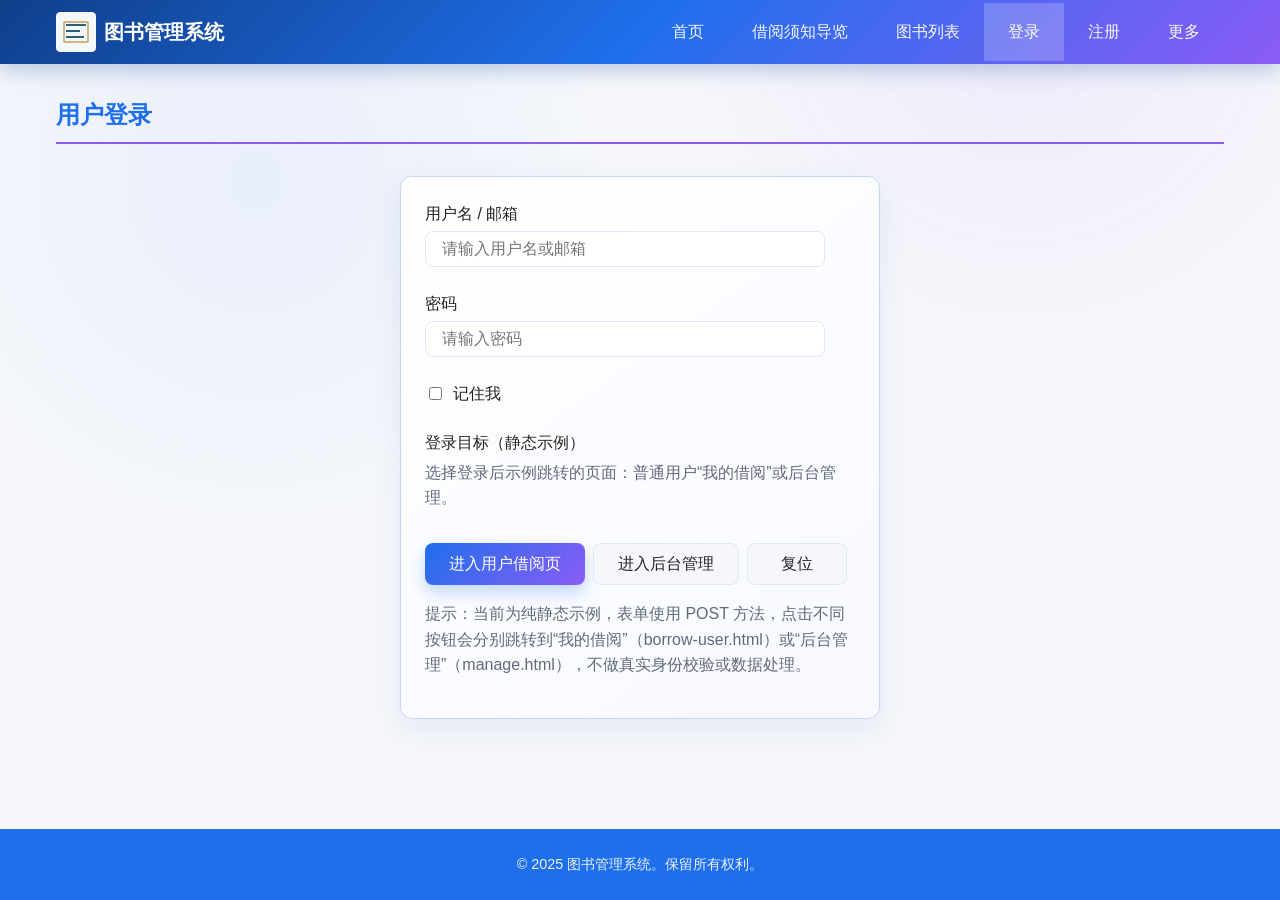
<file: frontend/login.html>
<!DOCTYPE html>
<html lang="zh-CN">
<head>
  <meta charset="UTF-8">
  <meta name="viewport" content="width=device-width, initial-scale=1.0">
  <title>登录 - 图书管理系统</title>
  <link rel="stylesheet" href="css/style.css?v=20260301">
</head>
<body>
  <div class="page-wrap">
    <header class="site-header">
      <div class="container">
        <div class="site-logo">
          <img src="images/logo.svg" alt="Logo">
          <h1 class="site-title"><a href="index.html">图书管理系统</a></h1>
        </div>
        <nav>
          <ul class="nav-list">
            <li><a href="index.html">首页</a></li>
            <li><a href="borrow-guide.html">借阅须知导览</a></li>
            <li><a href="list.html">图书列表</a></li>
            <li><a href="login.html" class="current">登录</a></li>
            <li><a href="register.html">注册</a></li>
            <li>
              <span class="nav-drop-trigger">更多</span>
              <div class="nav-drop">
                <a href="borrow.html">借阅说明</a>
                <a href="about.html">关于</a>
                <a href="contact.html">联系</a>
              </div>
            </li>
          </ul>
        </nav>

      </div>
    </header>

    <main class="main">
      <section>
        <h2 class="section-title">用户登录</h2>
        <div class="card form-card">
          <!-- 按题目要求：使用 POST 表单提交。
               在本地 file:// 打开时浏览器不会真正向服务器发送请求，
               只是作为页面跳转示例使用。 -->
          <form method="post" action="borrow-user.html">
            <div class="form-group">
              <label for="login-user">用户名 / 邮箱</label>
              <input type="text" id="login-user" name="username" required placeholder="请输入用户名或邮箱">
            </div>
            <div class="form-group">
              <label for="login-pwd">密码</label>
              <input type="password" id="login-pwd" name="password" required placeholder="请输入密码">
            </div>
            <div class="form-group checkbox-group">
              <label>
                <input type="checkbox" name="remember" value="1"> 记住我
              </label>
            </div>
            <div class="form-group">
              <label>登录目标（静态示例）</label>
              <p style="margin: 0; color: var(--color-text-muted);">选择登录后示例跳转的页面：普通用户“我的借阅”或后台管理。</p>
            </div>
            <div class="form-actions" style="display: flex; gap: var(--space-sm); flex-wrap: wrap;">
              <button type="submit" class="btn btn-primary" formaction="borrow-user.html">进入用户借阅页</button>
              <button type="submit" class="btn btn-secondary" formaction="manage.html">进入后台管理</button>
              <button type="reset" class="btn btn-secondary">复位</button>
            </div>
          </form>
          <p style="margin-top: var(--space-md); color: var(--color-text-muted);">提示：当前为纯静态示例，表单使用 POST 方法，点击不同按钮会分别跳转到“我的借阅”（borrow-user.html）或“后台管理”（manage.html），不做真实身份校验或数据处理。</p>
        </div>
      </section>
    </main>

    <footer class="site-footer">
      <div class="container">
        <p>&copy; 2025 图书管理系统。保留所有权利。</p>
      </div>
    </footer>
  </div>

</body>
</html>
</file>
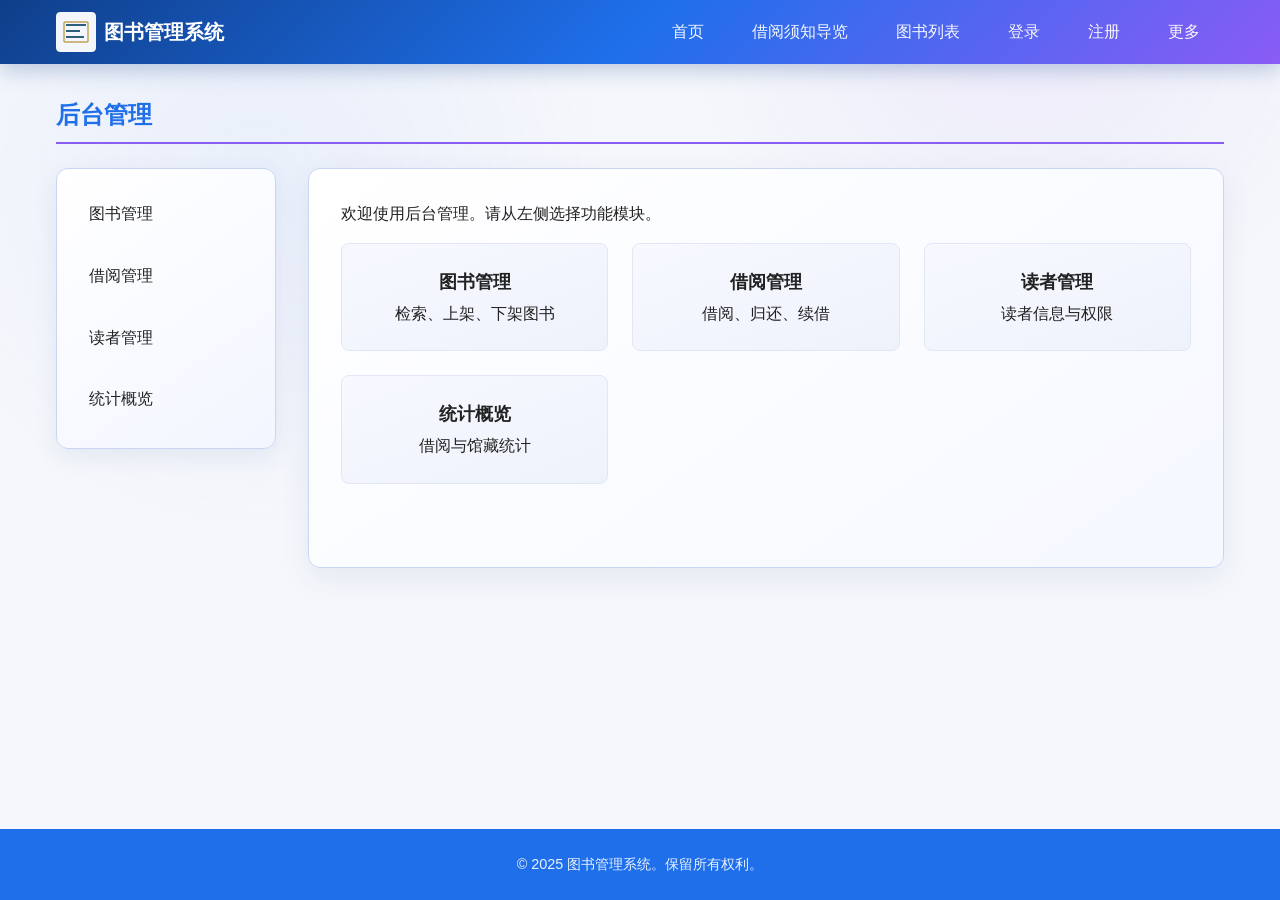
<file: frontend/manage.html>
<!DOCTYPE html>
<html lang="zh-CN">
<head>
  <meta charset="UTF-8">
  <meta name="viewport" content="width=device-width, initial-scale=1.0">
  <title>后台管理 - 图书管理系统</title>
  <link rel="stylesheet" href="css/style.css?v=20260301">
</head>
<body>
  <div class="page-wrap">
    <header class="site-header">
      <div class="container">
        <div class="site-logo">
          <img src="images/logo.svg" alt="Logo">
          <h1 class="site-title"><a href="index.html">图书管理系统</a></h1>
        </div>
        <nav>
          <ul class="nav-list">
            <li><a href="index.html">首页</a></li>
            <li><a href="borrow-guide.html">借阅须知导览</a></li>
            <li><a href="list.html">图书列表</a></li>
            <li><a href="login.html">登录</a></li>
            <li><a href="register.html">注册</a></li>
            <li>
              <span class="nav-drop-trigger">更多</span>
              <div class="nav-drop">
                <a href="borrow.html">借阅说明</a>
                <a href="about.html">关于</a>
                <a href="contact.html">联系</a>
              </div>
            </li>
          </ul>
        </nav>

      </div>
    </header>

    <main class="main">
      <h2 class="section-title">后台管理</h2>
      <div class="dashboard">
        <aside class="dashboard-nav">
          <a href="list.html">图书管理</a>
          <a href="borrow-manage.html">借阅管理</a>
          <a href="readers.html">读者管理</a>
          <a href="stats.html">统计概览</a>
        </aside>
        <div class="dashboard-content">
          <p>欢迎使用后台管理。请从左侧选择功能模块。</p>
          <div class="module-grid">
            <a href="list.html" class="module-card">
              <strong>图书管理</strong>
              检索、上架、下架图书
            </a>
            <a href="borrow-manage.html" class="module-card">
              <strong>借阅管理</strong>
              借阅、归还、续借
            </a>
            <a href="readers.html" class="module-card">
              <strong>读者管理</strong>
              读者信息与权限
            </a>
            <a href="stats.html" class="module-card">
              <strong>统计概览</strong>
              借阅与馆藏统计
            </a>
          </div>
        </div>
      </div>
    </main>

    <footer class="site-footer">
      <div class="container">
        <p>&copy; 2025 图书管理系统。保留所有权利。</p>
      </div>
    </footer>
  </div>

</body>
</html>
</file>
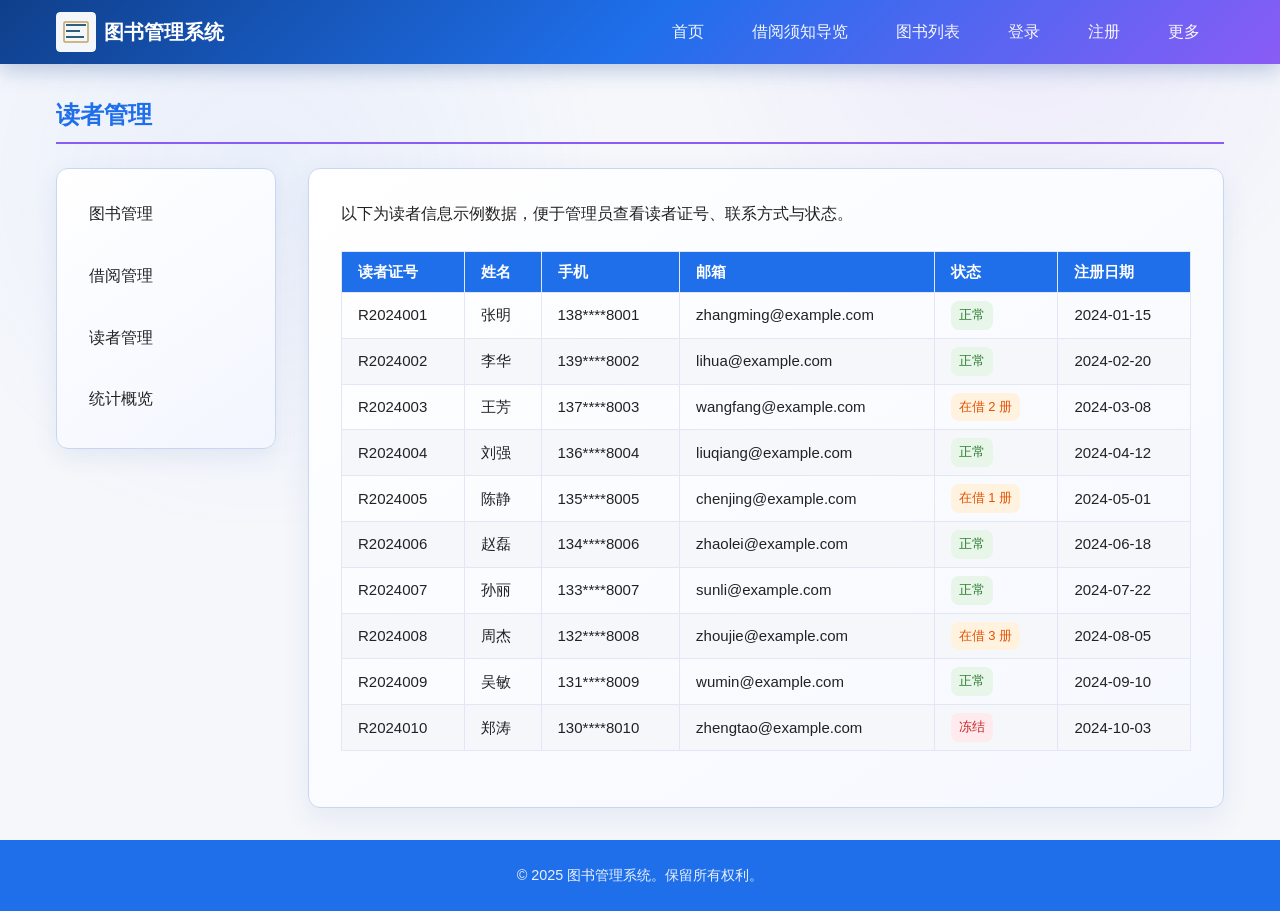
<file: frontend/readers.html>
<!DOCTYPE html>
<html lang="zh-CN">
<head>
  <meta charset="UTF-8">
  <meta name="viewport" content="width=device-width, initial-scale=1.0">
  <title>读者管理 - 图书管理系统</title>
  <link rel="stylesheet" href="css/style.css?v=20260301">
</head>
<body>
  <div class="page-wrap">
    <header class="site-header">
      <div class="container">
        <div class="site-logo">
          <img src="images/logo.svg" alt="Logo">
          <h1 class="site-title"><a href="index.html">图书管理系统</a></h1>
        </div>
        <nav>
          <ul class="nav-list">
            <li><a href="index.html">首页</a></li>
            <li><a href="borrow-guide.html">借阅须知导览</a></li>
            <li><a href="list.html">图书列表</a></li>
            <li><a href="login.html">登录</a></li>
            <li><a href="register.html">注册</a></li>
            <li>
              <span class="nav-drop-trigger">更多</span>
              <div class="nav-drop">
                <a href="borrow.html">借阅说明</a>
                <a href="about.html">关于</a>
                <a href="contact.html">联系</a>
              </div>
            </li>
          </ul>
        </nav>
      </div>
    </header>

    <main class="main">
      <h2 class="section-title">读者管理</h2>
      <div class="dashboard">
        <aside class="dashboard-nav">
          <a href="list.html">图书管理</a>
          <a href="borrow-manage.html">借阅管理</a>
          <a href="readers.html">读者管理</a>
          <a href="stats.html">统计概览</a>
        </aside>
        <div class="dashboard-content">
          <p>以下为读者信息示例数据，便于管理员查看读者证号、联系方式与状态。</p>
          <div class="table-wrap">
            <table class="data-table">
              <thead>
                <tr>
                  <th>读者证号</th>
                  <th>姓名</th>
                  <th>手机</th>
                  <th>邮箱</th>
                  <th>状态</th>
                  <th>注册日期</th>
                </tr>
              </thead>
              <tbody>
                <tr>
                  <td>R2024001</td>
                  <td>张明</td>
                  <td>138****8001</td>
                  <td>zhangming@example.com</td>
                  <td><span class="badge badge-ok">正常</span></td>
                  <td>2024-01-15</td>
                </tr>
                <tr>
                  <td>R2024002</td>
                  <td>李华</td>
                  <td>139****8002</td>
                  <td>lihua@example.com</td>
                  <td><span class="badge badge-ok">正常</span></td>
                  <td>2024-02-20</td>
                </tr>
                <tr>
                  <td>R2024003</td>
                  <td>王芳</td>
                  <td>137****8003</td>
                  <td>wangfang@example.com</td>
                  <td><span class="badge badge-warn">在借 2 册</span></td>
                  <td>2024-03-08</td>
                </tr>
                <tr>
                  <td>R2024004</td>
                  <td>刘强</td>
                  <td>136****8004</td>
                  <td>liuqiang@example.com</td>
                  <td><span class="badge badge-ok">正常</span></td>
                  <td>2024-04-12</td>
                </tr>
                <tr>
                  <td>R2024005</td>
                  <td>陈静</td>
                  <td>135****8005</td>
                  <td>chenjing@example.com</td>
                  <td><span class="badge badge-warn">在借 1 册</span></td>
                  <td>2024-05-01</td>
                </tr>
                <tr>
                  <td>R2024006</td>
                  <td>赵磊</td>
                  <td>134****8006</td>
                  <td>zhaolei@example.com</td>
                  <td><span class="badge badge-ok">正常</span></td>
                  <td>2024-06-18</td>
                </tr>
                <tr>
                  <td>R2024007</td>
                  <td>孙丽</td>
                  <td>133****8007</td>
                  <td>sunli@example.com</td>
                  <td><span class="badge badge-ok">正常</span></td>
                  <td>2024-07-22</td>
                </tr>
                <tr>
                  <td>R2024008</td>
                  <td>周杰</td>
                  <td>132****8008</td>
                  <td>zhoujie@example.com</td>
                  <td><span class="badge badge-warn">在借 3 册</span></td>
                  <td>2024-08-05</td>
                </tr>
                <tr>
                  <td>R2024009</td>
                  <td>吴敏</td>
                  <td>131****8009</td>
                  <td>wumin@example.com</td>
                  <td><span class="badge badge-ok">正常</span></td>
                  <td>2024-09-10</td>
                </tr>
                <tr>
                  <td>R2024010</td>
                  <td>郑涛</td>
                  <td>130****8010</td>
                  <td>zhengtao@example.com</td>
                  <td><span class="badge badge-disable">冻结</span></td>
                  <td>2024-10-03</td>
                </tr>
              </tbody>
            </table>
          </div>
        </div>
      </div>
    </main>

    <footer class="site-footer">
      <div class="container">
        <p>&copy; 2025 图书管理系统。保留所有权利。</p>
      </div>
    </footer>
  </div>
</body>
</html>
</file>
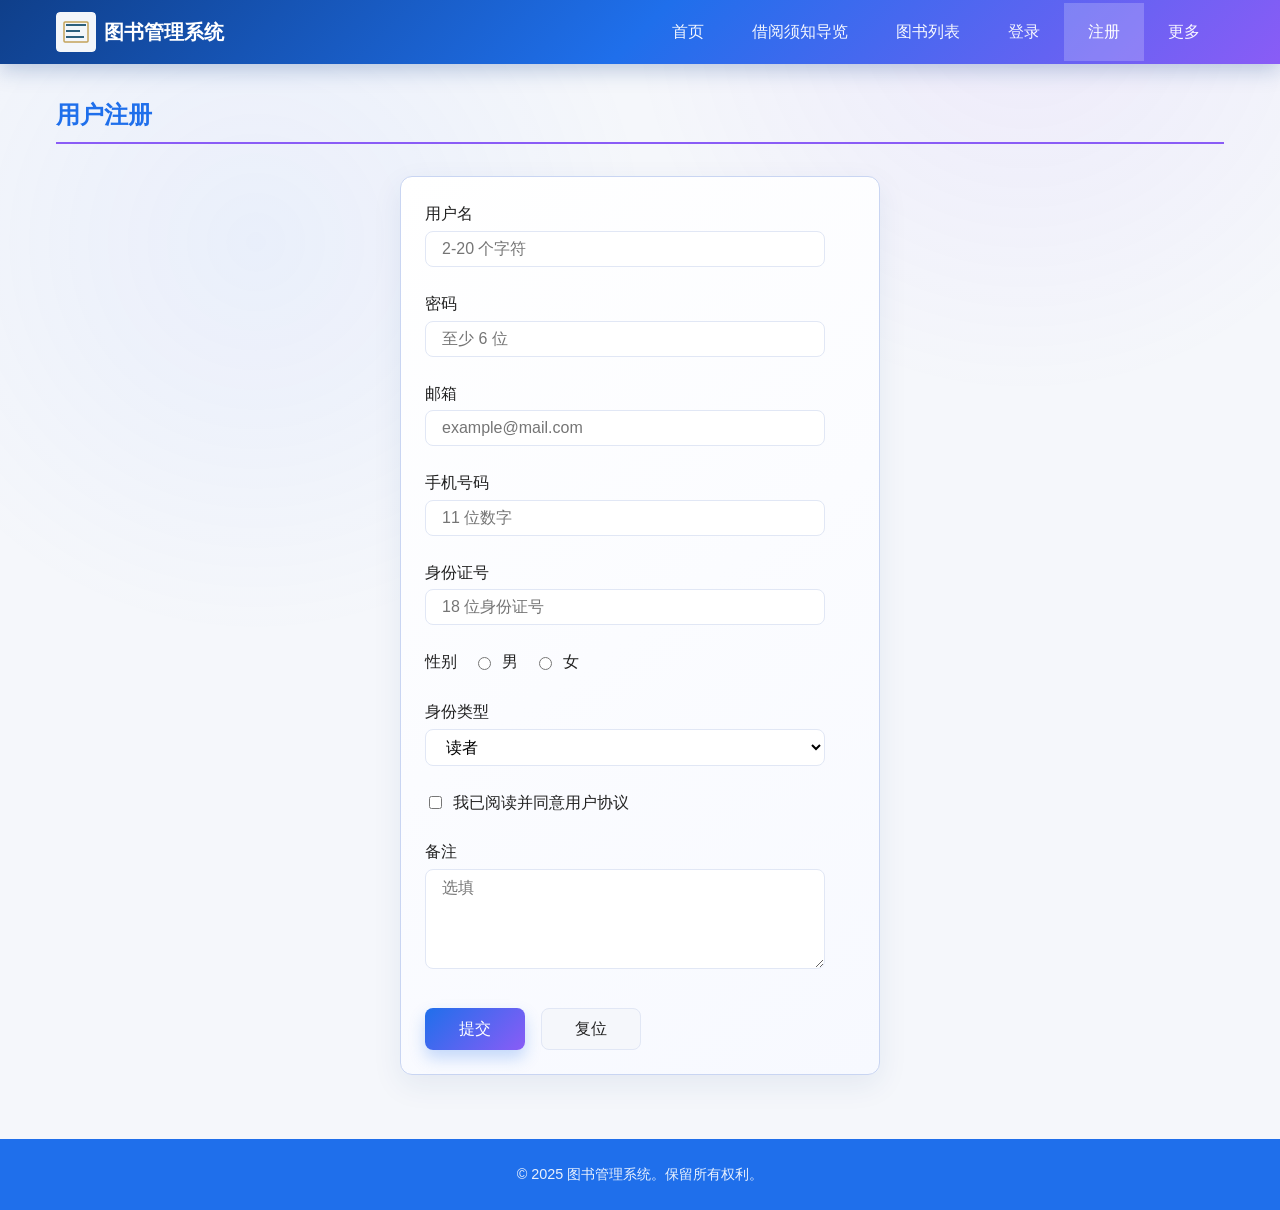
<file: frontend/register.html>
<!DOCTYPE html>
<html lang="zh-CN">
<head>
  <meta charset="UTF-8">
  <meta name="viewport" content="width=device-width, initial-scale=1.0">
  <title>注册 - 图书管理系统</title>
  <link rel="stylesheet" href="css/style.css?v=20260301">
</head>
<body>
  <div class="page-wrap">
    <header class="site-header">
      <div class="container">
        <div class="site-logo">
          <img src="images/logo.svg" alt="Logo">
          <h1 class="site-title"><a href="index.html">图书管理系统</a></h1>
        </div>
        <nav>
          <ul class="nav-list">
            <li><a href="index.html">首页</a></li>
            <li><a href="borrow-guide.html">借阅须知导览</a></li>
            <li><a href="list.html">图书列表</a></li>
            <li><a href="login.html">登录</a></li>
            <li><a href="register.html" class="current">注册</a></li>
            <li>
              <span class="nav-drop-trigger">更多</span>
              <div class="nav-drop">
                <a href="borrow.html">借阅说明</a>
                <a href="about.html">关于</a>
                <a href="contact.html">联系</a>
              </div>
            </li>
          </ul>
        </nav>

      </div>
    </header>

    <main class="main">
      <section>
        <h2 class="section-title">用户注册</h2>
        <div class="card form-card">
          <!-- 静态示例：使用 GET 跳转回首页，避免 POST 被静态服务器拦截 -->
          <form method="get" action="index.html">
            <div class="form-group">
              <label for="reg-username">用户名</label>
              <input type="text" id="reg-username" name="username" required minlength="2" maxlength="20" placeholder="2-20 个字符">
            </div>
            <div class="form-group">
              <label for="reg-password">密码</label>
              <input type="password" id="reg-password" name="password" required minlength="6" maxlength="32" placeholder="至少 6 位">
            </div>
            <div class="form-group">
              <label for="reg-email">邮箱</label>
              <input type="email" id="reg-email" name="email" required placeholder="example@mail.com">
            </div>
            <div class="form-group">
              <label for="reg-phone">手机号码</label>
              <input type="tel" id="reg-phone" name="phone" required pattern="[0-9]{11}" placeholder="11 位数字" maxlength="11">
            </div>
            <div class="form-group">
              <label for="reg-idcard">身份证号</label>
              <input type="text" id="reg-idcard" name="idcard" required pattern="[0-9]{17}[0-9Xx]" placeholder="18 位身份证号" maxlength="18">
            </div>
            <div class="form-group radio-group">
              <span>性别</span>
              <label><input type="radio" name="gender" value="male"> 男</label>
              <label><input type="radio" name="gender" value="female"> 女</label>
            </div>
            <div class="form-group">
              <label for="reg-role">身份类型</label>
              <select id="reg-role" name="role">
                <option value="reader">读者</option>
                <option value="student">学生</option>
                <option value="teacher">教师</option>
              </select>
            </div>
            <div class="form-group checkbox-group">
              <label>
                <input type="checkbox" name="agree" required> 我已阅读并同意用户协议
              </label>
            </div>
            <div class="form-group">
              <label for="reg-remark">备注</label>
              <textarea id="reg-remark" name="remark" placeholder="选填"></textarea>
            </div>
            <div class="form-actions">
              <button type="submit" class="btn btn-primary">提交</button>
              <button type="reset" class="btn btn-secondary">复位</button>
            </div>
          </form>
        </div>
      </section>
    </main>

    <footer class="site-footer">
      <div class="container">
        <p>&copy; 2025 图书管理系统。保留所有权利。</p>
      </div>
    </footer>
  </div>

</body>
</html>
</file>
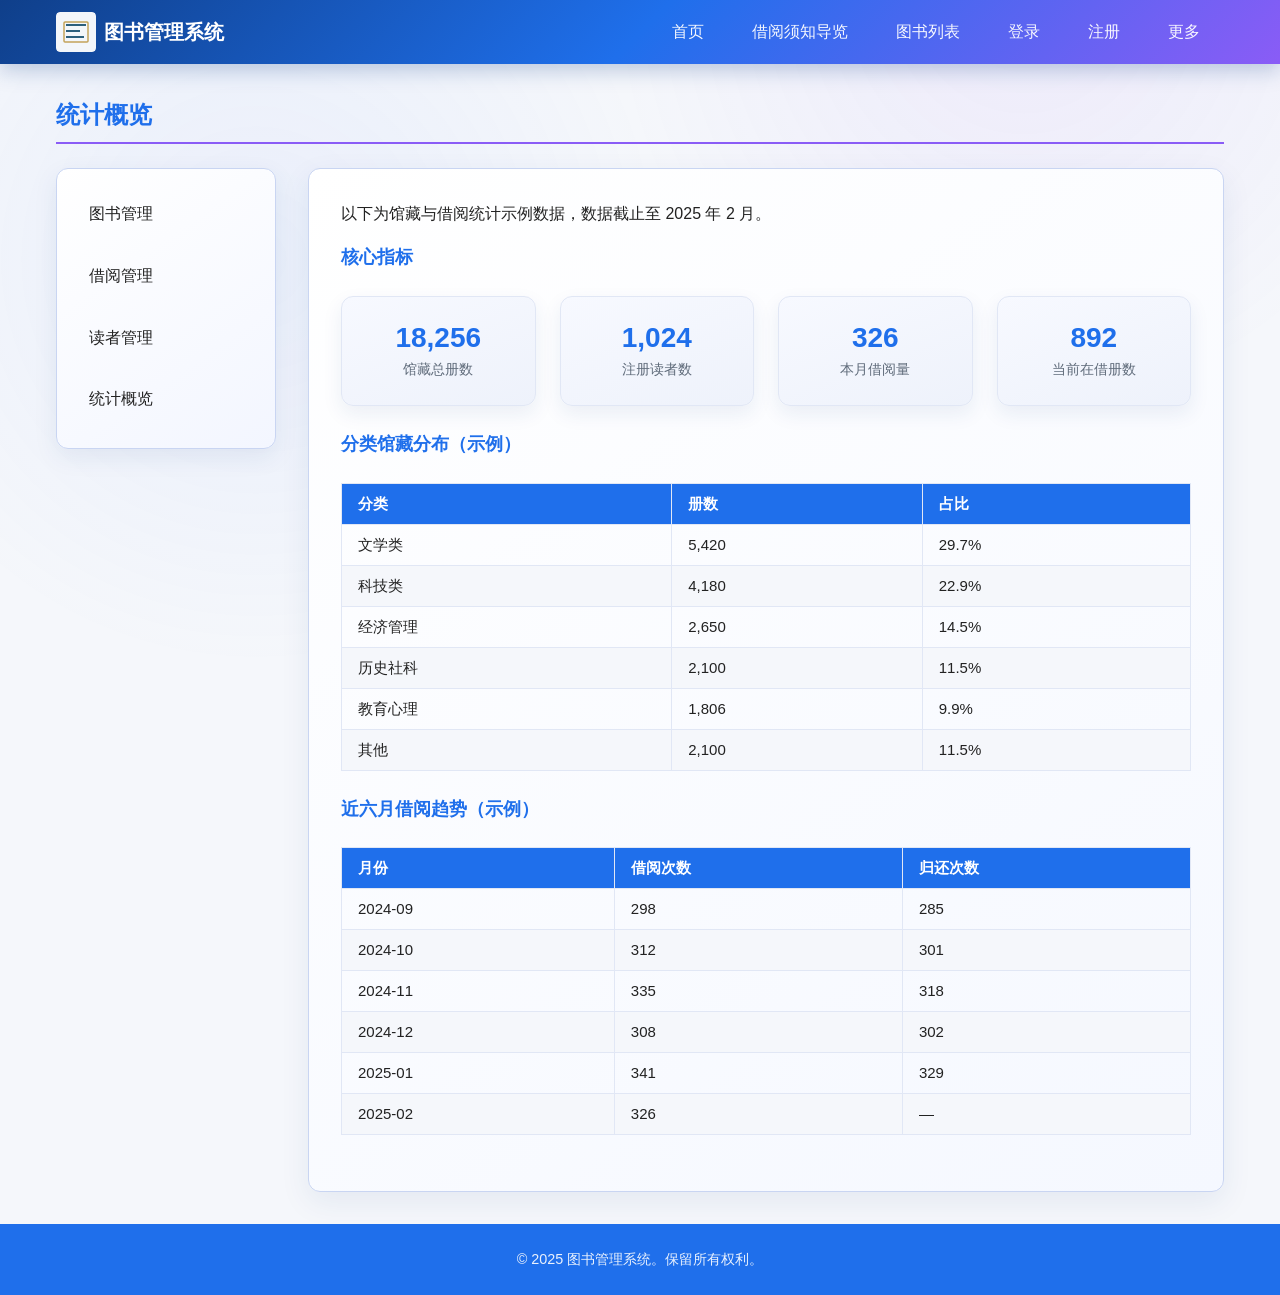
<file: frontend/stats.html>
<!DOCTYPE html>
<html lang="zh-CN">
<head>
  <meta charset="UTF-8">
  <meta name="viewport" content="width=device-width, initial-scale=1.0">
  <title>统计概览 - 图书管理系统</title>
  <link rel="stylesheet" href="css/style.css?v=20260301">
</head>
<body>
  <div class="page-wrap">
    <header class="site-header">
      <div class="container">
        <div class="site-logo">
          <img src="images/logo.svg" alt="Logo">
          <h1 class="site-title"><a href="index.html">图书管理系统</a></h1>
        </div>
        <nav>
          <ul class="nav-list">
            <li><a href="index.html">首页</a></li>
            <li><a href="borrow-guide.html">借阅须知导览</a></li>
            <li><a href="list.html">图书列表</a></li>
            <li><a href="login.html">登录</a></li>
            <li><a href="register.html">注册</a></li>
            <li>
              <span class="nav-drop-trigger">更多</span>
              <div class="nav-drop">
                <a href="borrow.html">借阅说明</a>
                <a href="about.html">关于</a>
                <a href="contact.html">联系</a>
              </div>
            </li>
          </ul>
        </nav>
      </div>
    </header>

    <main class="main">
      <h2 class="section-title">统计概览</h2>
      <div class="dashboard">
        <aside class="dashboard-nav">
          <a href="list.html">图书管理</a>
          <a href="borrow-manage.html">借阅管理</a>
          <a href="readers.html">读者管理</a>
          <a href="stats.html">统计概览</a>
        </aside>
        <div class="dashboard-content">
          <p>以下为馆藏与借阅统计示例数据，数据截止至 2025 年 2 月。</p>

          <h3 class="card-title">核心指标</h3>
          <div class="stats-grid">
            <div class="stats-card">
              <span class="stats-value">18,256</span>
              <span class="stats-label">馆藏总册数</span>
            </div>
            <div class="stats-card">
              <span class="stats-value">1,024</span>
              <span class="stats-label">注册读者数</span>
            </div>
            <div class="stats-card">
              <span class="stats-value">326</span>
              <span class="stats-label">本月借阅量</span>
            </div>
            <div class="stats-card">
              <span class="stats-value">892</span>
              <span class="stats-label">当前在借册数</span>
            </div>
          </div>

          <h3 class="card-title">分类馆藏分布（示例）</h3>
          <div class="table-wrap">
            <table class="data-table">
              <thead>
                <tr>
                  <th>分类</th>
                  <th>册数</th>
                  <th>占比</th>
                </tr>
              </thead>
              <tbody>
                <tr>
                  <td>文学类</td>
                  <td>5,420</td>
                  <td>29.7%</td>
                </tr>
                <tr>
                  <td>科技类</td>
                  <td>4,180</td>
                  <td>22.9%</td>
                </tr>
                <tr>
                  <td>经济管理</td>
                  <td>2,650</td>
                  <td>14.5%</td>
                </tr>
                <tr>
                  <td>历史社科</td>
                  <td>2,100</td>
                  <td>11.5%</td>
                </tr>
                <tr>
                  <td>教育心理</td>
                  <td>1,806</td>
                  <td>9.9%</td>
                </tr>
                <tr>
                  <td>其他</td>
                  <td>2,100</td>
                  <td>11.5%</td>
                </tr>
              </tbody>
            </table>
          </div>

          <h3 class="card-title">近六月借阅趋势（示例）</h3>
          <div class="table-wrap">
            <table class="data-table">
              <thead>
                <tr>
                  <th>月份</th>
                  <th>借阅次数</th>
                  <th>归还次数</th>
                </tr>
              </thead>
              <tbody>
                <tr>
                  <td>2024-09</td>
                  <td>298</td>
                  <td>285</td>
                </tr>
                <tr>
                  <td>2024-10</td>
                  <td>312</td>
                  <td>301</td>
                </tr>
                <tr>
                  <td>2024-11</td>
                  <td>335</td>
                  <td>318</td>
                </tr>
                <tr>
                  <td>2024-12</td>
                  <td>308</td>
                  <td>302</td>
                </tr>
                <tr>
                  <td>2025-01</td>
                  <td>341</td>
                  <td>329</td>
                </tr>
                <tr>
                  <td>2025-02</td>
                  <td>326</td>
                  <td>—</td>
                </tr>
              </tbody>
            </table>
          </div>
        </div>
      </div>
    </main>

    <footer class="site-footer">
      <div class="container">
        <p>&copy; 2025 图书管理系统。保留所有权利。</p>
      </div>
    </footer>
  </div>
</body>
</html>
</file>
<file: frontend/css/style.css>
/* ============================================
   Book Management System - Main Stylesheet
   HTML+CSS only, no JavaScript
   ============================================ */

/* ---------- 1. Variables ---------- */
:root {
  --color-primary: #1f6feb;
  --color-primary-light: #5b8efb;
  --color-accent: #8a5cf6;
  --color-bg: #f5f7fb;
  --color-bg-alt: #eef2fb;
  --color-bg-card: #ffffff;
  --color-text: #222222;
  --color-text-muted: #5f6b7a;
  --color-border: #e1e7f5;
  --color-border-strong: #c9d5f2;
  --color-link: #1f6feb;
  --color-link-hover: #0b4fc2;
  --font-sans: "Inter", "Segoe UI", "PingFang SC", "Microsoft YaHei", sans-serif;
  --font-size-base: 16px;
  --line-height: 1.6;
  --radius: 8px;
  --radius-lg: 12px;
  --shadow: 0 2px 8px rgba(0, 0, 0, 0.08);
  --shadow-hover: 0 4px 16px rgba(0, 0, 0, 0.12);
  --space-xs: 0.25rem;
  --space-sm: 0.5rem;
  --space-md: 1rem;
  --space-lg: 1.5rem;
  --space-xl: 2rem;
  --max-width: 1200px;
  --header-height: 64px;
}

/* ---------- 2. Base / Reset ---------- */
*, *::before, *::after {
  box-sizing: border-box;
}

html {
  font-size: var(--font-size-base);
  -webkit-text-size-adjust: 100%;
}

body {
  margin: 0;
  font-family: var(--font-sans);
  font-size: 1rem;
  line-height: var(--line-height);
  color: var(--color-text);
  background:
    radial-gradient(circle at 20% 20%, rgba(90, 140, 255, 0.08), transparent 28%),
    radial-gradient(circle at 80% 0%, rgba(138, 92, 246, 0.08), transparent 25%),
    var(--color-bg);
  min-height: 100vh;
  display: flex;
  flex-direction: column;
}

img {
  max-width: 100%;
  height: auto;
  display: block;
}

a {
  color: var(--color-link);
  text-decoration: none;
}

a:hover {
  color: var(--color-link-hover);
  text-decoration: underline;
}

a:active {
  opacity: 0.9;
}

ul, ol {
  margin: 0 0 var(--space-md);
  padding-left: 1.5em;
}

p {
  margin: 0 0 var(--space-md);
}

/* ---------- 3. Layout ---------- */
.page-wrap {
  flex: 1;
  display: flex;
  flex-direction: column;
}

.main {
  flex: 1;
  width: 100%;
  max-width: var(--max-width);
  margin: 0 auto;
  padding: var(--space-xl) var(--space-md);
}

.container {
  width: 100%;
  max-width: var(--max-width);
  margin-left: auto;
  margin-right: auto;
  padding-left: var(--space-md);
  padding-right: var(--space-md);
}

/* ---------- 4. Header & Nav ---------- */
.site-header {
  background: linear-gradient(135deg, #0f3f8a 0%, #1f6feb 50%, #8a5cf6 100%);
  color: #fff;
  box-shadow: 0 6px 20px rgba(15, 63, 138, 0.25);
  position: sticky;
  top: 0;
  z-index: 100;
}

.site-header .container {
  display: flex;
  align-items: center;
  justify-content: space-between;
  flex-wrap: wrap;
  min-height: var(--header-height);
  gap: var(--space-md);
}

.site-logo {
  display: flex;
  align-items: center;
  gap: var(--space-sm);
}

.site-logo img {
  width: 40px;
  height: 40px;
  object-fit: contain;
  border-radius: var(--space-xs);
}

.site-title {
  font-size: 1.25rem;
  font-weight: 600;
  margin: 0;
  color: #fff;
}

.site-title a {
  color: inherit;
  text-decoration: none;
}

.site-title a:hover {
  text-decoration: underline;
  color: #fff;
}



.nav-list {
  list-style: none;
  margin: 0;
  padding: 0;
  display: flex;
  align-items: center;
  gap: 0;
  flex-wrap: wrap;
}

.nav-list > li {
  position: relative;
}

.nav-list > li > a,
.nav-list .nav-drop-trigger {
  display: block;
  padding: var(--space-md) var(--space-lg);
  color: rgba(255, 255, 255, 0.95);
  text-decoration: none;
  font-weight: 500;
  border: none;
  background: transparent;
  cursor: default;
  font-family: inherit;
  font-size: inherit;
}

.nav-list > li > a:hover,
.nav-list .nav-drop-trigger:hover {
  background: rgba(255, 255, 255, 0.15);
  color: #fff;
  text-decoration: none;
}

.nav-list > li > a.current {
  background: rgba(255, 255, 255, 0.2);
  color: #fff;
}

/* Dropdown (CSS only) */
.nav-drop {
  position: absolute;
  top: 100%;
  left: 0;
  min-width: 160px;
  background: var(--color-bg-card);
  border-radius: var(--radius);
  box-shadow: var(--shadow-hover);
  padding: var(--space-xs);
  visibility: hidden;
  opacity: 0;
  transform: translateY(-4px);
  transition: visibility 0.2s, opacity 0.2s, transform 0.2s;
  z-index: 50;
}

.nav-list > li:hover .nav-drop {
  visibility: visible;
  opacity: 1;
  transform: translateY(0);
}

.nav-drop a {
  display: block;
  padding: var(--space-sm) var(--space-md);
  color: var(--color-text);
  border-radius: var(--space-xs);
}

.nav-drop a:hover {
  background: var(--color-bg);
  color: var(--color-primary);
  text-decoration: none;
}

/* ---------- 5. Footer ---------- */
.site-footer {
  background: var(--color-primary);
  color: rgba(255, 255, 255, 0.9);
  padding: var(--space-lg) var(--space-md);
  margin-top: auto;
}

.site-footer .container {
  text-align: center;
}

.site-footer p {
  margin: 0;
  font-size: 0.9rem;
}

.site-footer a {
  color: rgba(255, 255, 255, 0.95);
}

.site-footer a:hover {
  color: #fff;
  text-decoration: underline;
}

/* ---------- 6. Buttons ---------- */
.btn {
  display: inline-block;
  padding: var(--space-sm) var(--space-lg);
  font-family: inherit;
  font-size: 1rem;
  font-weight: 500;
  line-height: 1.5;
  text-align: center;
  text-decoration: none;
  border: none;
  border-radius: var(--radius);
  cursor: pointer;
  transition: background 0.2s, box-shadow 0.2s, transform 0.05s;
}

.btn:active {
  transform: scale(0.98);
}

.btn-primary {
  background: linear-gradient(135deg, var(--color-primary) 0%, var(--color-accent) 100%);
  color: #fff;
  box-shadow: 0 8px 16px rgba(31, 111, 235, 0.25);
}

.btn-primary:hover {
  background: linear-gradient(135deg, var(--color-primary-light) 0%, var(--color-accent) 100%);
  color: #fff;
  text-decoration: none;
  box-shadow: 0 12px 22px rgba(31, 111, 235, 0.32);
}

.btn-secondary {
  background: var(--color-bg);
  color: var(--color-text);
  border: 1px solid var(--color-border);
}

.btn-secondary:hover {
  background: var(--color-border);
  color: var(--color-text);
  text-decoration: none;
}

/* ---------- 7. Cards ---------- */
.card {
  background: linear-gradient(145deg, #ffffff, #f7f9ff);
  border: 1px solid var(--color-border-strong);
  border-radius: var(--radius-lg);
  box-shadow: 0 10px 30px rgba(23, 62, 122, 0.08);
  padding: var(--space-lg);
  margin-bottom: var(--space-lg);
  transition: box-shadow 0.2s, transform 0.2s;
}

.card:hover {
  box-shadow: 0 14px 38px rgba(23, 62, 122, 0.14);
  transform: translateY(-2px);
}

.card-title {
  margin: 0 0 var(--space-md);
  font-size: 1.125rem;
  font-weight: 600;
  color: var(--color-primary);
}

.section-title {
  font-size: 1.5rem;
  font-weight: 600;
  color: var(--color-primary);
  margin: 0 0 var(--space-lg);
  padding-bottom: var(--space-sm);
  border-bottom: 2px solid var(--color-accent);
}

/* ---------- 8. Forms ---------- */
.form-group {
  margin-bottom: var(--space-lg);
}

.form-group label {
  display: block;
  margin-bottom: var(--space-xs);
  font-weight: 500;
  color: var(--color-text);
}

.form-group input[type="text"],
.form-group input[type="password"],
.form-group input[type="email"],
.form-group input[type="tel"],
.form-group input[type="number"],
.form-group select,
.form-group textarea {
  width: 100%;
  max-width: 400px;
  padding: var(--space-sm) var(--space-md);
  font-family: inherit;
  font-size: 1rem;
  border: 1px solid var(--color-border);
  border-radius: var(--radius);
  background: var(--color-bg-card);
  transition: border-color 0.2s;
}

.form-group input:focus,
.form-group select:focus,
.form-group textarea:focus {
  outline: none;
  border-color: var(--color-primary);
}

.form-group textarea {
  min-height: 100px;
  resize: vertical;
}

.form-actions {
  margin-top: var(--space-xl);
  display: flex;
  gap: var(--space-md);
  flex-wrap: wrap;
}

.form-actions .btn {
  min-width: 100px;
}

.form-card {
  max-width: 480px;
  margin: var(--space-xl) auto;
}

.radio-group,
.checkbox-group {
  display: flex;
  flex-wrap: wrap;
  gap: var(--space-md);
  align-items: center;
}

.radio-group label,
.checkbox-group label {
  display: inline-flex;
  align-items: center;
  gap: var(--space-sm);
  font-weight: normal;
  margin: 0;
  cursor: default;
}

/* ---------- 9. Home / Sections ---------- */
.hero-section {
  text-align: center;
  padding: var(--space-xl) 0;
}

.hero-section h1 {
  font-size: 1.75rem;
  color: var(--color-primary);
  margin: 0 0 var(--space-md);
}

.quick-links {
  display: grid;
  grid-template-columns: repeat(auto-fill, minmax(240px, 1fr));
  gap: var(--space-lg);
  margin-top: var(--space-lg);
}

.quick-links .card {
  margin-bottom: 0;
}

.quick-links a {
  text-decoration: none;
  color: inherit;
}

.quick-links a:hover .card {
  box-shadow: var(--shadow-hover);
}

.quick-links a:hover {
  text-decoration: none;
}

/* ---------- 10. Manage (Dashboard) ---------- */
.dashboard {
  display: grid;
  grid-template-columns: 220px 1fr;
  gap: var(--space-xl);
  min-height: 400px;
}

.dashboard-nav {
  background: linear-gradient(145deg, #ffffff, #f3f6ff);
  border: 1px solid var(--color-border-strong);
  border-radius: var(--radius-lg);
  box-shadow: 0 8px 24px rgba(23, 62, 122, 0.08);
  padding: var(--space-md);
  height: fit-content;
  position: sticky;
  top: calc(var(--header-height) + var(--space-md));
}

.dashboard-nav a {
  display: block;
  padding: var(--space-md);
  border-radius: var(--radius);
  color: var(--color-text);
  margin-bottom: var(--space-xs);
}

.dashboard-nav a:hover {
  background: var(--color-bg);
  color: var(--color-primary);
  text-decoration: none;
}

.dashboard-content {
  background: linear-gradient(145deg, #ffffff, #f5f8ff);
  border: 1px solid var(--color-border-strong);
  border-radius: var(--radius-lg);
  box-shadow: 0 10px 30px rgba(23, 62, 122, 0.08);
  padding: var(--space-xl);
}

.module-grid {
  display: grid;
  grid-template-columns: repeat(auto-fill, minmax(200px, 1fr));
  gap: var(--space-lg);
}

.module-card {
  display: block;
  padding: var(--space-lg);
  background: linear-gradient(160deg, #f7f9ff, #eef2fb);
  border-radius: var(--radius);
  text-align: center;
  color: var(--color-text);
  text-decoration: none;
  border: 1px solid var(--color-border);
  transition: border-color 0.2s, box-shadow 0.2s, transform 0.2s;
}

.module-card:hover {
  border-color: var(--color-primary);
  box-shadow: 0 10px 24px rgba(23, 62, 122, 0.12);
  color: var(--color-primary);
  transform: translateY(-2px);
  text-decoration: none;
}

.module-card strong {
  display: block;
  font-size: 1.125rem;
  margin-bottom: var(--space-xs);
}

/* ---------- 11. List / Content ---------- */
.content-list {
  list-style: none;
  margin: 0;
  padding: 0;
  display: grid;
  grid-template-columns: repeat(3, minmax(0, 1fr));
  gap: var(--space-lg);
}

.content-list li {
  padding: 0;
  display: flex;
}

.content-list li .card {
  width: 100%;
  height: 100%;
  min-height: 320px;
  display: flex;
  flex-direction: column;
  margin-bottom: 0;
}

.content-list li .card p {
  flex: 1;
  min-height: 4.5em;
  margin-bottom: 0;
  overflow: hidden;
  display: -webkit-box;
  -webkit-line-clamp: 3;
  -webkit-box-orient: vertical;
  line-clamp: 3;
}

/* 书籍封面尺寸（列表页）- 统一高度，避免卡片高度不一致 */
.content-list img {
  width: 100%;
  max-width: 160px;
  height: 200px;
  object-fit: cover;
  border-radius: var(--radius);
  margin-top: var(--space-md);
  flex-shrink: 0;
}

.card-actions {
  margin-top: var(--space-sm);
}

/* ---------- 11.1 Data Table ---------- */
.table-wrap {
  overflow-x: auto;
  margin: var(--space-lg) 0;
}

.data-table {
  width: 100%;
  border-collapse: collapse;
  font-size: 0.9375rem;
}

.data-table th,
.data-table td {
  padding: var(--space-sm) var(--space-md);
  text-align: left;
  border: 1px solid var(--color-border);
}

.data-table thead th {
  background: var(--color-primary);
  color: #fff;
  font-weight: 600;
}

.data-table tbody tr:nth-child(even) {
  background: var(--color-bg);
}

.data-table tbody tr:hover {
  background: rgba(31, 111, 235, 0.06);
}

/* 当前在借操作提示（纯 CSS 模拟，不跳转页面） */
.action-cell {
  white-space: nowrap;
}

.action-toggle {
  position: absolute;
  opacity: 0;
  pointer-events: none;
}

.action-cell .action-tip {
  display: none;
  margin-left: var(--space-sm);
  font-size: 0.8rem;
  color: var(--color-text-muted);
}

.action-toggle:checked + .btn + .btn + .action-tip {
  display: inline-block;
}

.badge {
  display: inline-block;
  padding: var(--space-xs) var(--space-sm);
  border-radius: var(--radius);
  font-size: 0.8125rem;
  font-weight: 500;
}

.badge-ok {
  background: #e8f5e9;
  color: #2e7d32;
}

.badge-warn {
  background: #fff3e0;
  color: #e65100;
}

.badge-disable {
  background: #ffebee;
  color: #c62828;
}

.badge-overdue {
  background: #ffebee;
  color: #b71c1c;
}

.badge-done {
  background: #e3f2fd;
  color: #1565c0;
}

/* ---------- 11.2 Stats Overview ---------- */
.stats-grid {
  display: grid;
  grid-template-columns: repeat(auto-fill, minmax(160px, 1fr));
  gap: var(--space-lg);
  margin: var(--space-lg) 0;
}

.stats-card {
  background: linear-gradient(160deg, #f7f9ff, #eef2fb);
  border-radius: var(--radius-lg);
  padding: var(--space-lg);
  text-align: center;
  border: 1px solid var(--color-border);
  box-shadow: 0 8px 20px rgba(23, 62, 122, 0.08);
}

.stats-value {
  display: block;
  font-size: 1.75rem;
  font-weight: 700;
  color: var(--color-primary);
  line-height: 1.2;
}

.stats-label {
  display: block;
  margin-top: var(--space-xs);
  font-size: 0.875rem;
  color: var(--color-text-muted);
}

/* 分页导航 */
.pagination {
  margin-top: var(--space-xl);
  display: flex;
  justify-content: center;
  gap: var(--space-sm);
}

.page-link {
  display: inline-block;
  padding: var(--space-xs) var(--space-md);
  border-radius: var(--radius);
  border: 1px solid var(--color-border);
  font-size: 0.9rem;
  color: var(--color-text);
}

.page-link.current {
  background: var(--color-primary);
  color: #fff;
  border-color: var(--color-primary);
}

.page-link.disabled {
  color: var(--color-text-muted);
  border-color: var(--color-border);
}

.page-link:not(.current):not(.disabled):hover {
  background: var(--color-bg);
  text-decoration: none;
  border-color: var(--color-primary);
  color: var(--color-primary);
}

/* ---------- 12. Responsive ---------- */
@media (max-width: 768px) {
  .site-header .container {
    flex-direction: column;
    align-items: stretch;
  }

  .nav-list {
    flex-direction: column;
    align-items: stretch;
  }

  .nav-list > li > a,
  .nav-list .nav-drop-trigger {
    padding: var(--space-sm) var(--space-md);
  }

  .nav-drop {
    position: static;
    visibility: visible;
    opacity: 1;
    transform: none;
    display: none;
    margin-left: var(--space-md);
    margin-top: var(--space-xs);
  }

  .nav-list > li:hover .nav-drop,
  .nav-list > li .nav-drop.show {
    display: block;
  }

  .main {
    padding: var(--space-md);
  }

  .dashboard {
    grid-template-columns: 1fr;
  }

  .dashboard-nav {
    position: static;
  }

  .form-group input[type="text"],
  .form-group input[type="password"],
  .form-group input[type="email"],
  .form-group input[type="tel"],
  .form-group input[type="number"],
  .form-group select,
  .form-group textarea {
    max-width: 100%;
  }
}

@media (max-width: 480px) {
  .quick-links {
    grid-template-columns: 1fr;
  }

  .module-grid {
    grid-template-columns: 1fr;
  }

  .content-list {
    grid-template-columns: repeat(2, minmax(0, 1fr));
  }

  .stats-grid {
    grid-template-columns: repeat(2, 1fr);
  }

  .data-table th,
  .data-table td {
    padding: var(--space-xs) var(--space-sm);
    font-size: 0.8125rem;
  }
}

/* ---------- 13. Borrow Guide ---------- */
.guide-quick-nav {
  margin-bottom: var(--space-lg);
}

.quick-nav-grid {
  display: grid;
  grid-template-columns: repeat(auto-fit, minmax(140px, 1fr));
  gap: var(--space-md);
  margin-top: var(--space-md);
}

.quick-nav-item {
  display: flex;
  flex-direction: column;
  align-items: center;
  gap: var(--space-xs);
  padding: var(--space-lg) var(--space-md);
  background: linear-gradient(145deg, #f0f4ff, #e8edff);
  border: 1px solid var(--color-border);
  border-radius: var(--radius-lg);
  text-decoration: none;
  color: var(--color-text);
  transition: all 0.2s;
}

.quick-nav-item:hover {
  background: linear-gradient(145deg, #e0e9ff, #d8e0ff);
  border-color: var(--color-primary);
  transform: translateY(-2px);
  box-shadow: 0 8px 20px rgba(31, 111, 235, 0.15);
  text-decoration: none;
}

.quick-nav-icon {
  font-size: 2rem;
}

.quick-nav-label {
  font-weight: 500;
  color: var(--color-primary);
}

.guide-user-entry {
  margin-bottom: var(--space-xl);
}

.user-entry-grid {
  display: grid;
  grid-template-columns: repeat(auto-fit, minmax(220px, 1fr));
  gap: var(--space-lg);
  margin-top: var(--space-md);
}

.user-entry-card {
  display: block;
  padding: var(--space-xl) var(--space-lg);
  background: linear-gradient(145deg, #ffffff, #f5f8ff);
  border: 2px solid var(--color-border-strong);
  border-radius: var(--radius-lg);
  text-decoration: none;
  color: var(--color-text);
  transition: all 0.2s;
}

.user-entry-card:hover {
  border-color: var(--color-primary);
  background: linear-gradient(145deg, #f8faff, #f0f4ff);
  transform: translateY(-3px);
  box-shadow: 0 12px 28px rgba(31, 111, 235, 0.18);
  text-decoration: none;
}

.user-entry-icon {
  font-size: 2.5rem;
  margin-bottom: var(--space-sm);
}

.user-entry-title {
  font-size: 1.25rem;
  font-weight: 600;
  color: var(--color-primary);
  margin-bottom: var(--space-xs);
}

.user-entry-desc {
  font-size: 0.9rem;
  color: var(--color-text-muted);
  line-height: 1.5;
}

.guide-content {
  display: flex;
  flex-direction: column;
  gap: var(--space-lg);
}

.guide-section {
  scroll-margin-top: calc(var(--header-height) + var(--space-md));
}

.guide-section:target .guide-card {
  border-color: var(--color-accent);
  box-shadow: 0 0 0 3px rgba(138, 92, 246, 0.15), 0 14px 38px rgba(23, 62, 122, 0.14);
}

.guide-card {
  border-left: 4px solid var(--color-primary);
  transition: all 0.3s;
}

.guide-card-header {
  display: flex;
  justify-content: space-between;
  align-items: center;
  margin-bottom: var(--space-md);
  padding-bottom: var(--space-sm);
  border-bottom: 1px solid var(--color-border);
}

.guide-card-header .card-title {
  margin: 0;
  font-size: 1.25rem;
}

.guide-back {
  font-size: 0.875rem;
  color: var(--color-text-muted);
  white-space: nowrap;
}

.guide-back:hover {
  color: var(--color-primary);
  text-decoration: none;
}

.guide-rule {
  margin-bottom: var(--space-lg);
  padding: var(--space-md);
  background: var(--color-bg);
  border-radius: var(--radius);
  border-left: 3px solid transparent;
}

.guide-rule:last-child {
  margin-bottom: 0;
}

.guide-rule.important {
  background: linear-gradient(135deg, #fff8e6, #fff3d6);
  border-left-color: #f59e0b;
}

.guide-rule.important h4 {
  color: #b45309;
}

.guide-rule h4 {
  margin: 0 0 var(--space-sm);
  font-size: 1rem;
  font-weight: 600;
  color: var(--color-primary);
}

.guide-rule ol,
.guide-rule ul {
  margin-bottom: 0;
}

.guide-rule li {
  margin-bottom: var(--space-xs);
}

.guide-rule li:last-child {
  margin-bottom: 0;
}

.guide-shortcuts {
  margin-top: var(--space-md);
  padding-top: var(--space-md);
  border-top: 1px dashed var(--color-border);
  display: flex;
  flex-wrap: wrap;
  align-items: center;
  gap: var(--space-sm);
}

.shortcut-label {
  font-size: 0.875rem;
  color: var(--color-text-muted);
}

.shortcut-link {
  display: inline-block;
  padding: var(--space-xs) var(--space-md);
  font-size: 0.8125rem;
  background: var(--color-bg-alt);
  border: 1px solid var(--color-border);
  border-radius: var(--radius);
  color: var(--color-primary);
  transition: all 0.2s;
}

.shortcut-link:hover {
  background: var(--color-primary);
  color: #fff;
  border-color: var(--color-primary);
  text-decoration: none;
}

@media (max-width: 768px) {
  .quick-nav-grid {
    grid-template-columns: repeat(2, 1fr);
  }

  .user-entry-grid {
    grid-template-columns: 1fr;
  }

  .guide-card-header {
    flex-direction: column;
    align-items: flex-start;
    gap: var(--space-sm);
  }
}

@media (max-width: 480px) {
  .quick-nav-grid {
    grid-template-columns: repeat(2, 1fr);
  }

  .quick-nav-icon {
    font-size: 1.5rem;
  }

  .quick-nav-label {
    font-size: 0.875rem;
  }

  .user-entry-icon {
    font-size: 2rem;
  }
}

/* ---------- 14. Home Page Guide ---------- */
.home-guide-section {
  margin-bottom: var(--space-xl);
}

.home-guide-card {
  background: linear-gradient(135deg, #fff 0%, #f5f0ff 100%);
  border: 2px solid var(--color-accent);
  border-left: 6px solid var(--color-accent);
  box-shadow: 0 8px 28px rgba(138, 92, 246, 0.18);
}

.home-guide-header {
  display: flex;
  justify-content: space-between;
  align-items: center;
  flex-wrap: wrap;
  gap: var(--space-md);
  margin-bottom: var(--space-sm);
}

.home-guide-header .section-title {
  font-size: 1.375rem;
}

.home-guide-more {
  font-size: 0.9rem;
  font-weight: 500;
  color: var(--color-accent);
  white-space: nowrap;
}

.home-guide-more:hover {
  color: var(--color-primary);
}

.home-guide-desc {
  color: var(--color-text-muted);
  margin-bottom: var(--space-lg);
}

.home-guide-user {
  display: grid;
  grid-template-columns: repeat(auto-fit, minmax(180px, 1fr));
  gap: var(--space-md);
  margin-bottom: var(--space-lg);
}

.home-guide-user-card {
  display: flex;
  flex-direction: column;
  align-items: center;
  gap: var(--space-xs);
  padding: var(--space-lg) var(--space-md);
  background: #fff;
  border: 1px solid var(--color-border);
  border-radius: var(--radius-lg);
  text-decoration: none;
  color: var(--color-text);
  transition: all 0.2s;
}

.home-guide-user-card:hover {
  border-color: var(--color-primary);
  background: linear-gradient(145deg, #f8faff, #f0f4ff);
  transform: translateY(-3px);
  box-shadow: 0 10px 24px rgba(31, 111, 235, 0.15);
  text-decoration: none;
}

.home-guide-user-icon {
  font-size: 2rem;
}

.home-guide-user-title {
  font-size: 1rem;
  font-weight: 600;
  color: var(--color-primary);
}

.home-guide-user-sub {
  font-size: 0.8125rem;
  color: var(--color-text-muted);
}

.home-guide-quick {
  display: flex;
  flex-wrap: wrap;
  align-items: center;
  gap: var(--space-sm);
  padding-top: var(--space-md);
  border-top: 1px dashed var(--color-border-strong);
}

.home-guide-quick-label {
  font-size: 0.9rem;
  color: var(--color-text-muted);
  font-weight: 500;
}

.home-guide-quick-link {
  display: inline-flex;
  align-items: center;
  gap: var(--space-xs);
  padding: var(--space-sm) var(--space-md);
  background: linear-gradient(135deg, var(--color-primary) 0%, var(--color-accent) 100%);
  color: #fff;
  border-radius: var(--radius);
  font-size: 0.875rem;
  font-weight: 500;
  text-decoration: none;
  transition: all 0.2s;
  box-shadow: 0 4px 12px rgba(31, 111, 235, 0.2);
}

.home-guide-quick-link:hover {
  transform: translateY(-2px);
  box-shadow: 0 6px 18px rgba(31, 111, 235, 0.3);
  text-decoration: none;
  color: #fff;
}

@media (max-width: 768px) {
  .home-guide-header {
    flex-direction: column;
    align-items: flex-start;
  }

  .home-guide-user {
    grid-template-columns: repeat(3, 1fr);
  }
}

@media (max-width: 600px) {
  .home-guide-user {
    grid-template-columns: 1fr;
  }

  .home-guide-quick-link {
    flex: 1;
    justify-content: center;
    min-width: calc(50% - var(--space-sm));
  }
}

@media (max-width: 480px) {
  .home-guide-quick-link {
    min-width: 100%;
  }
}
</file>
